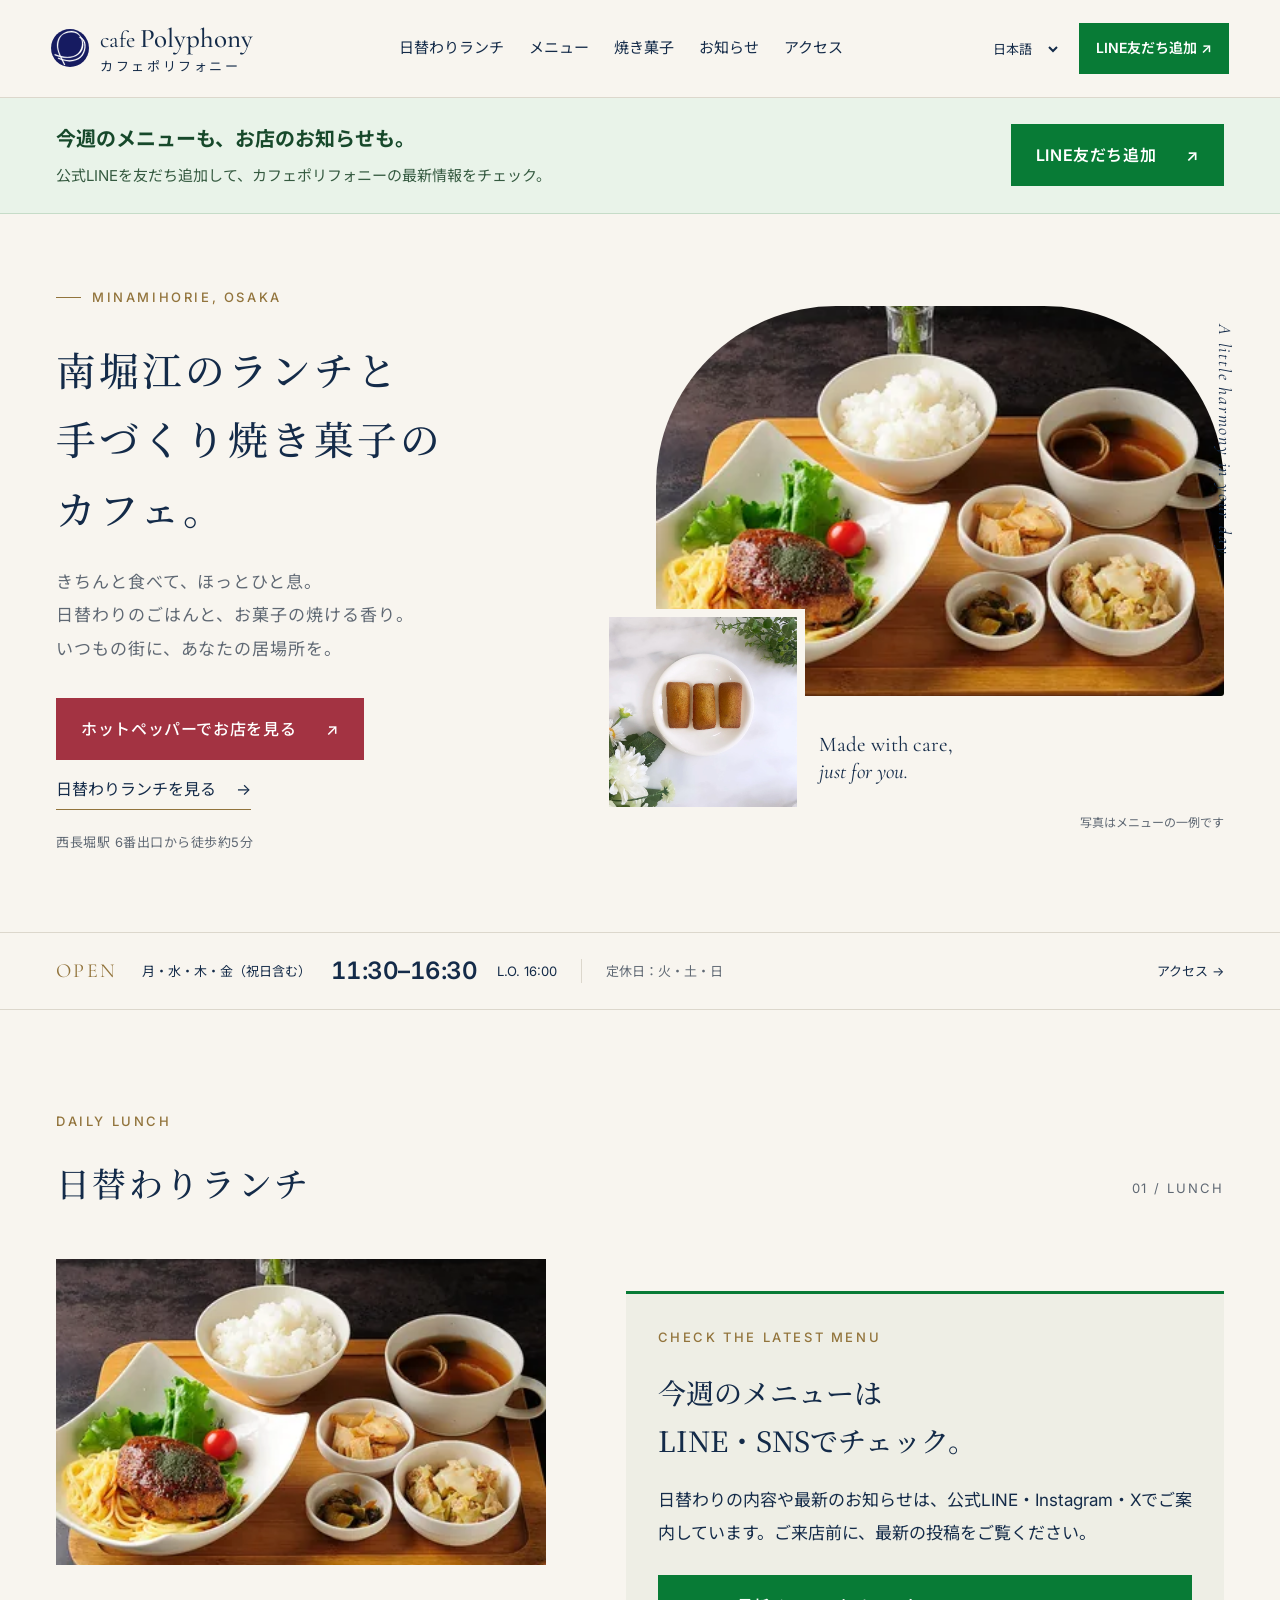
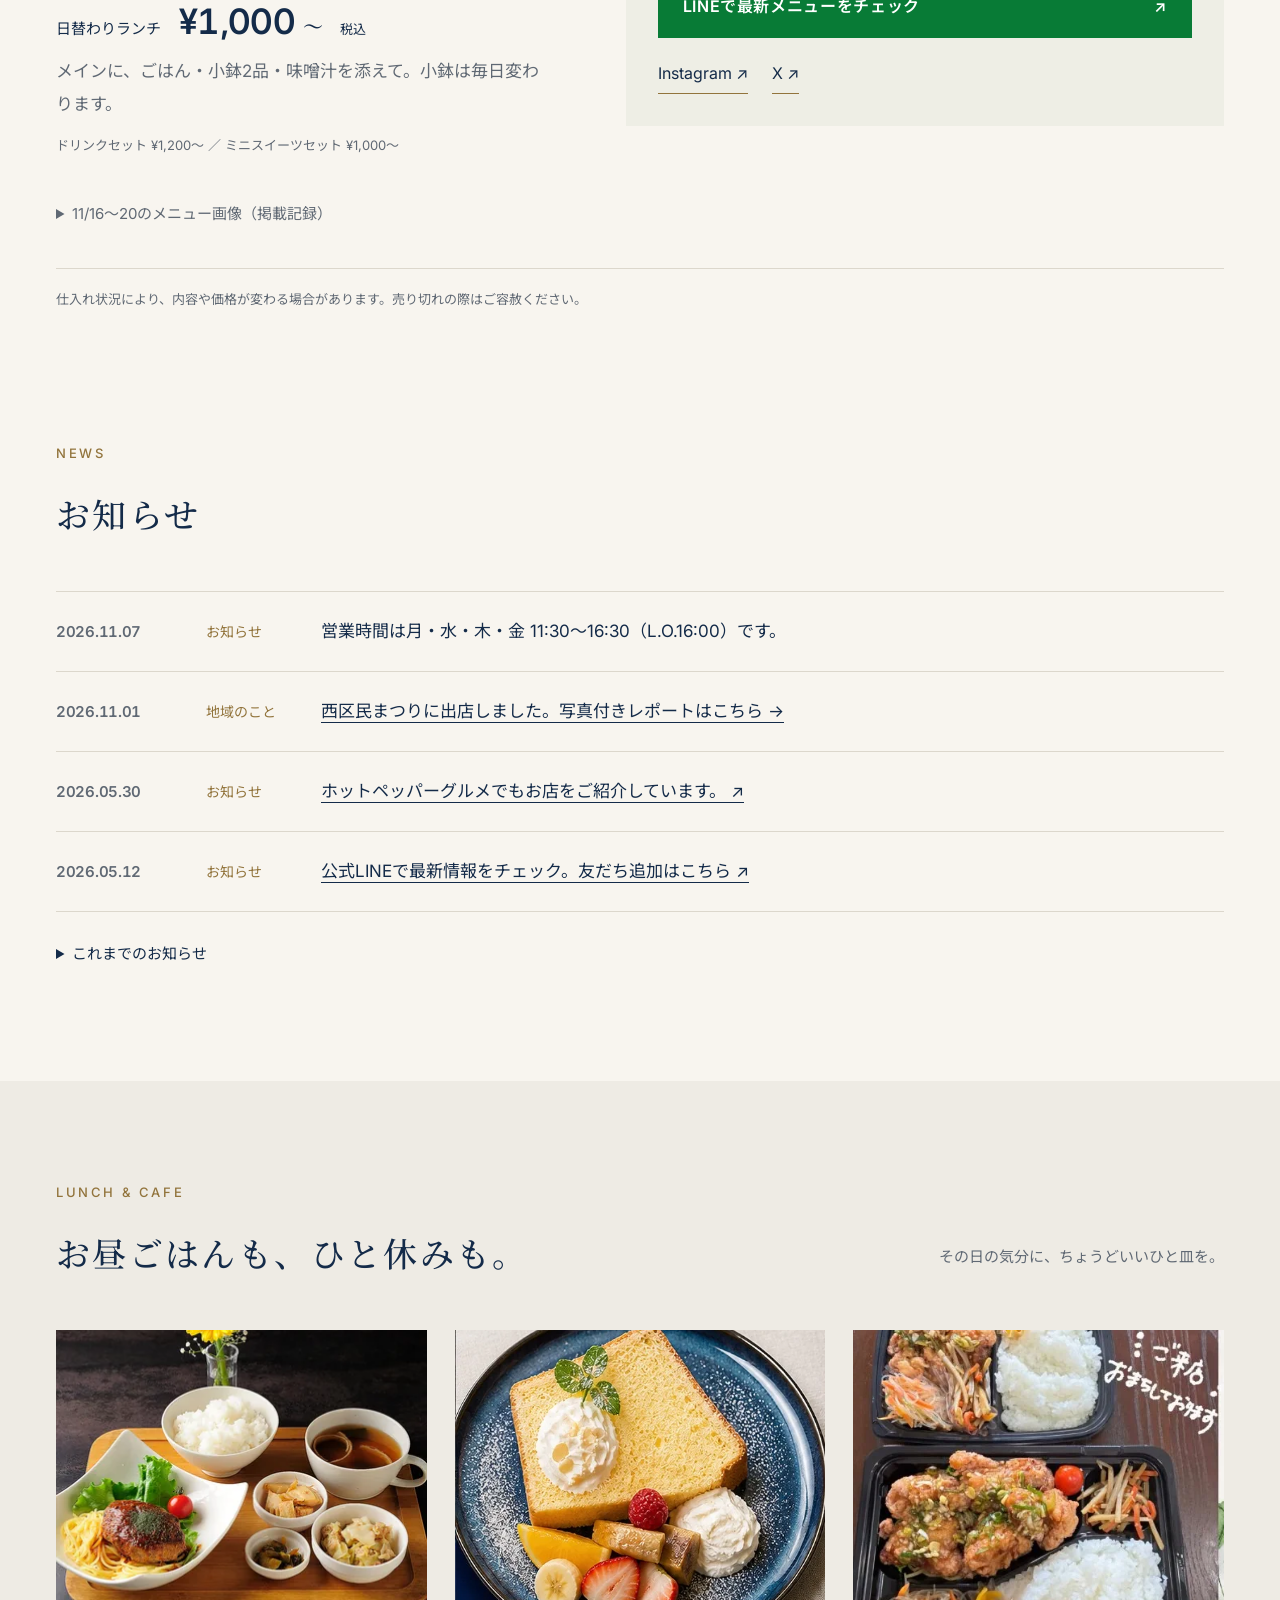
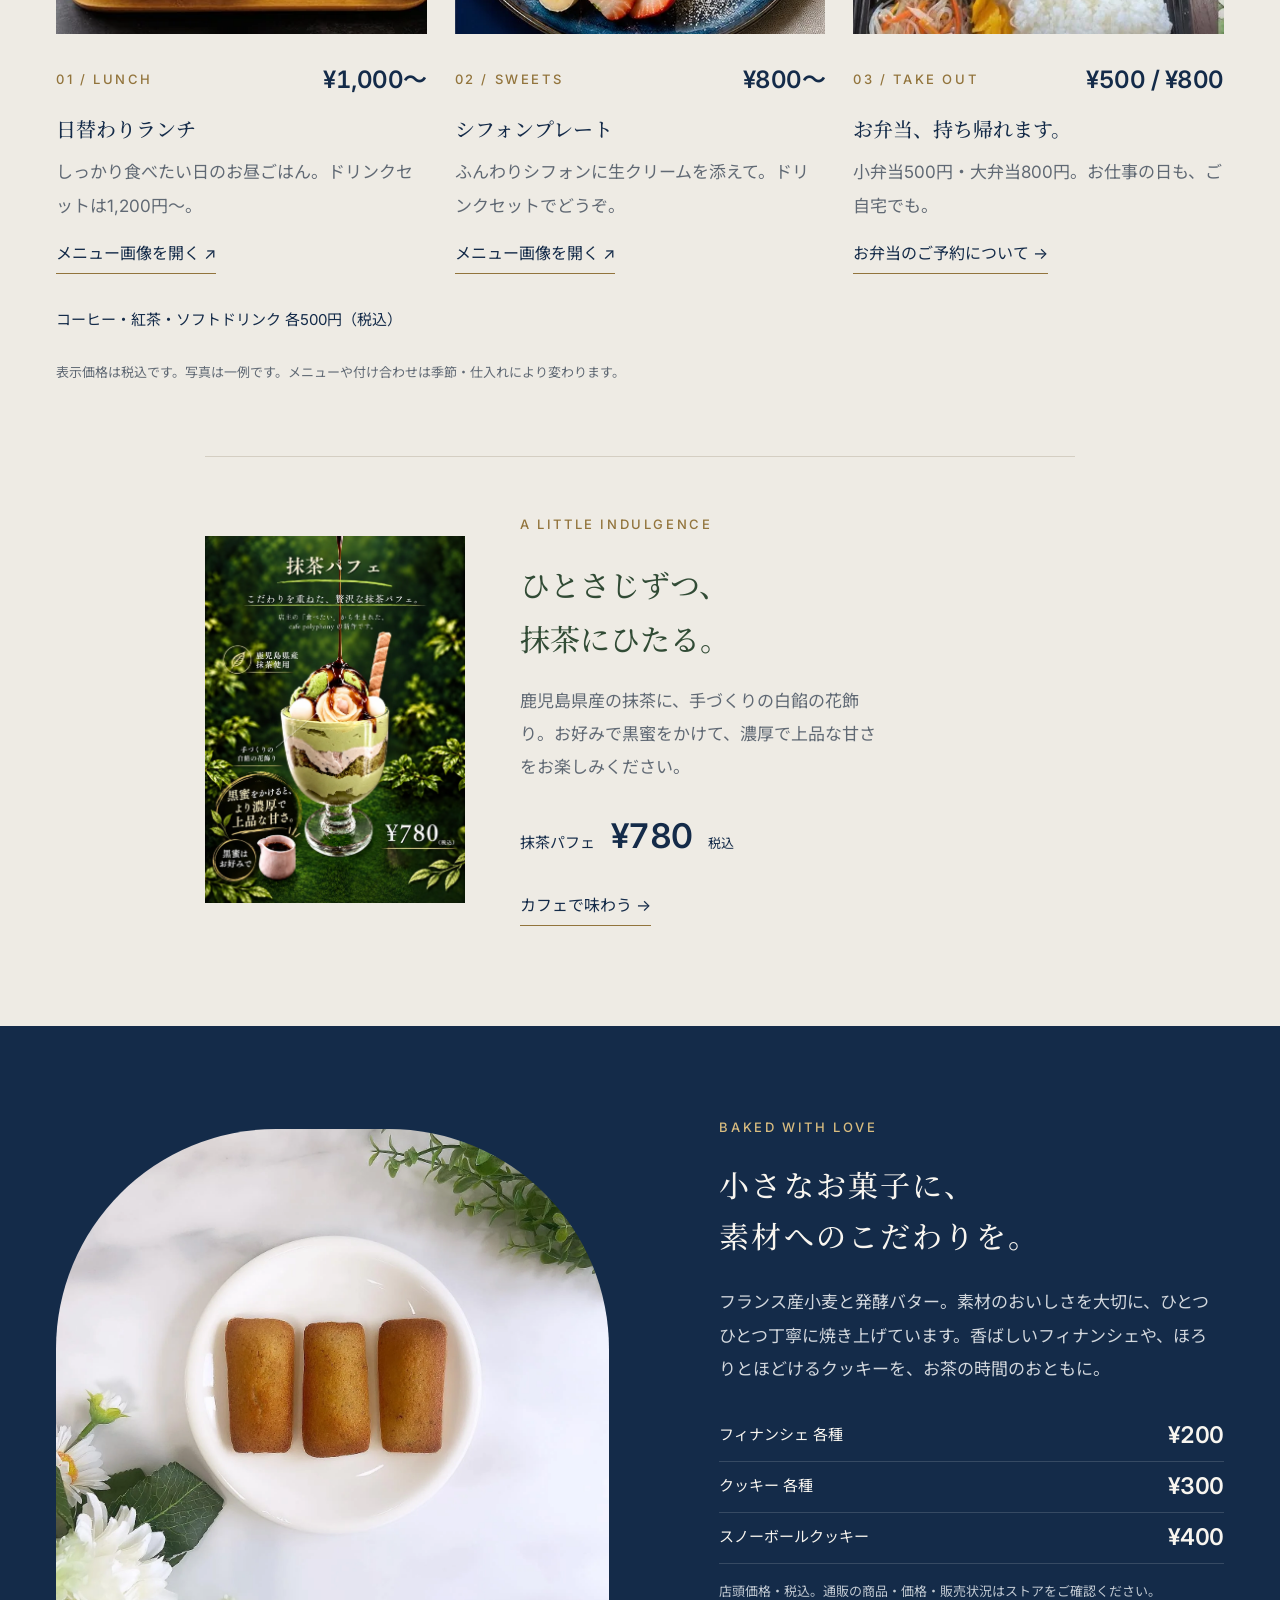
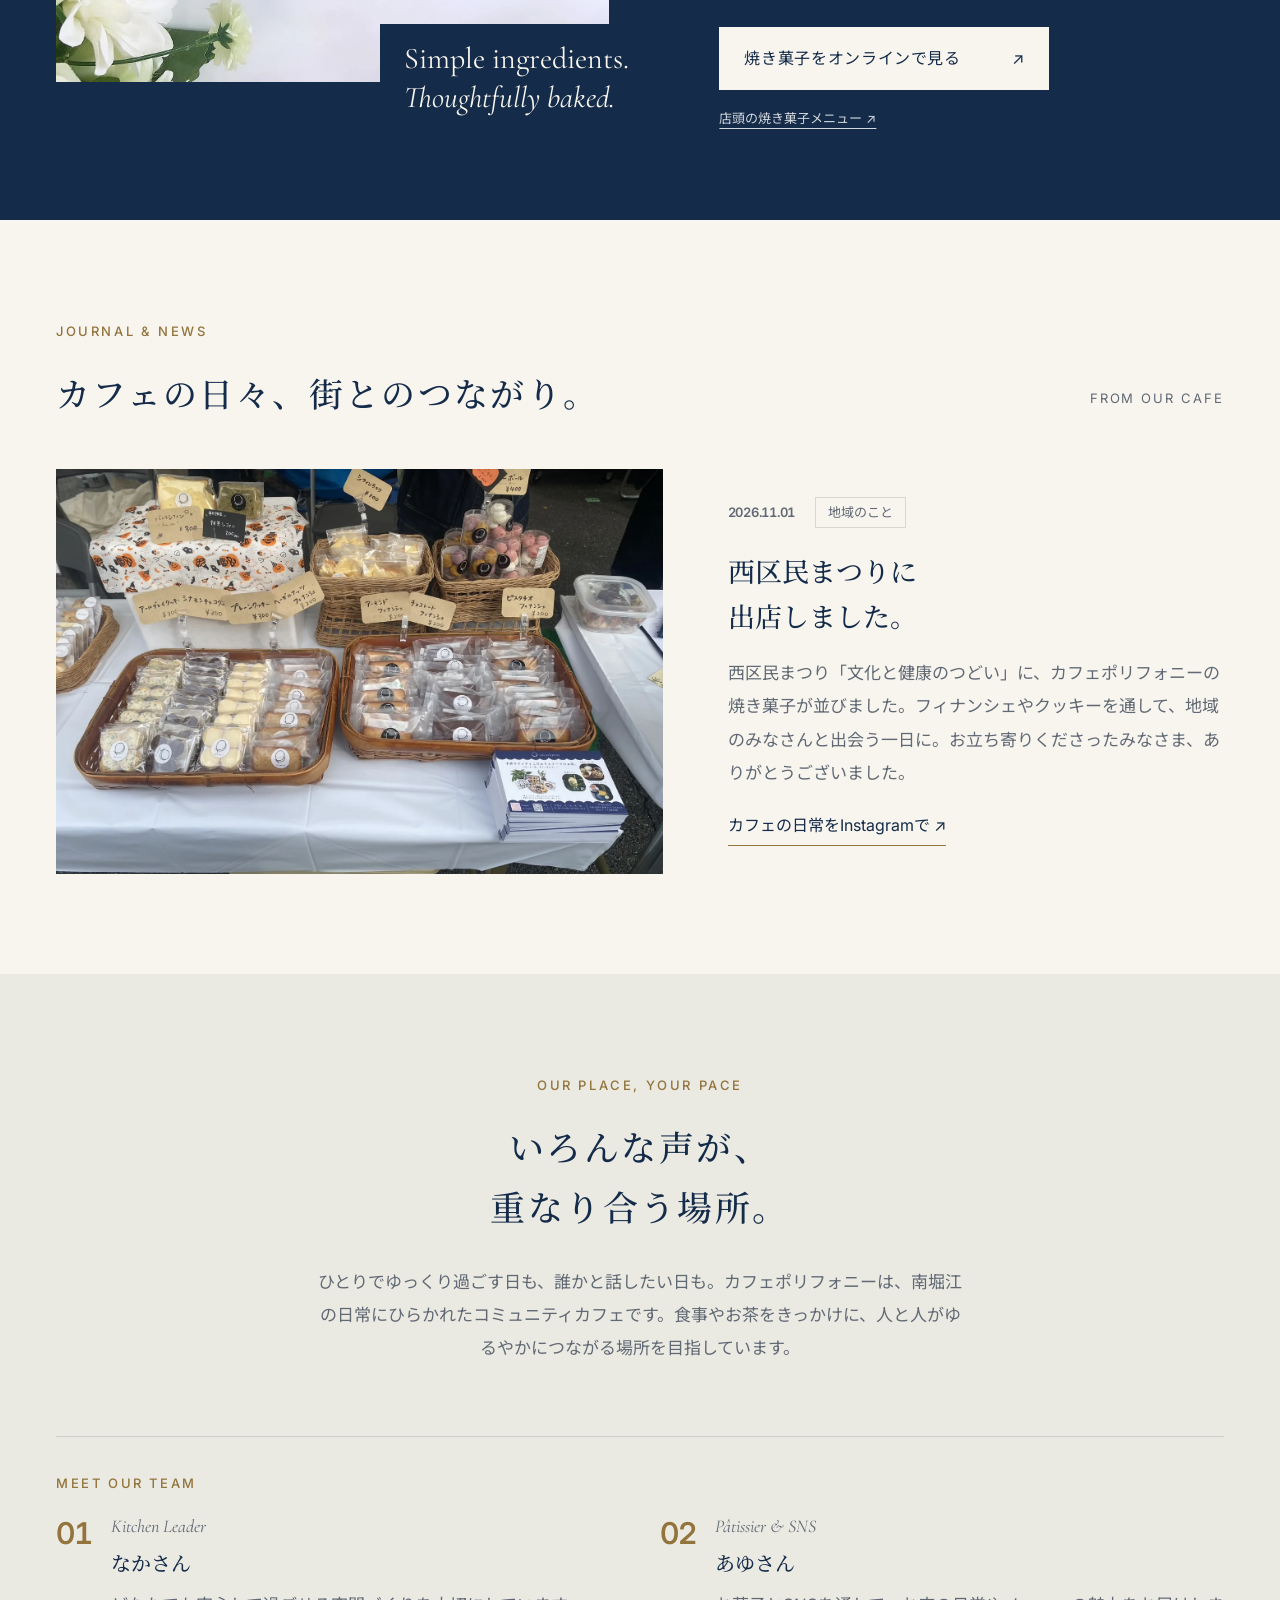
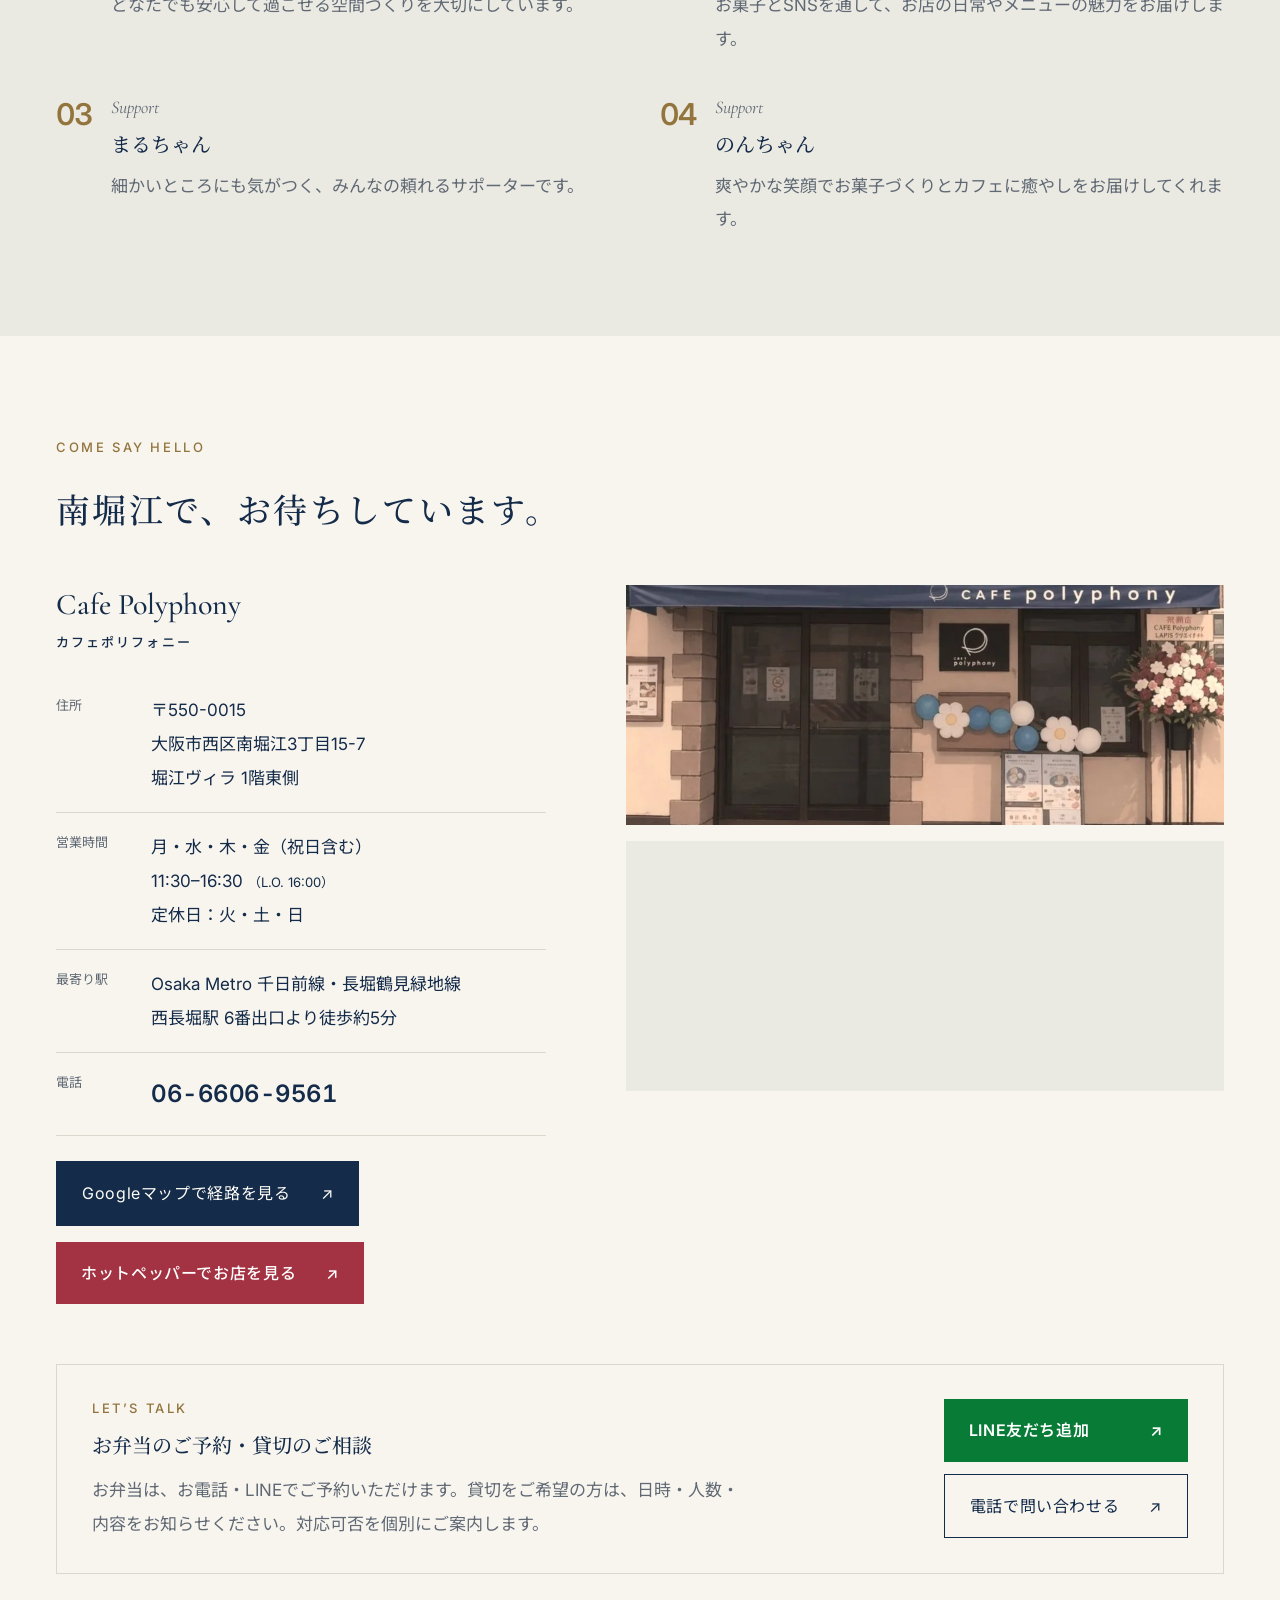
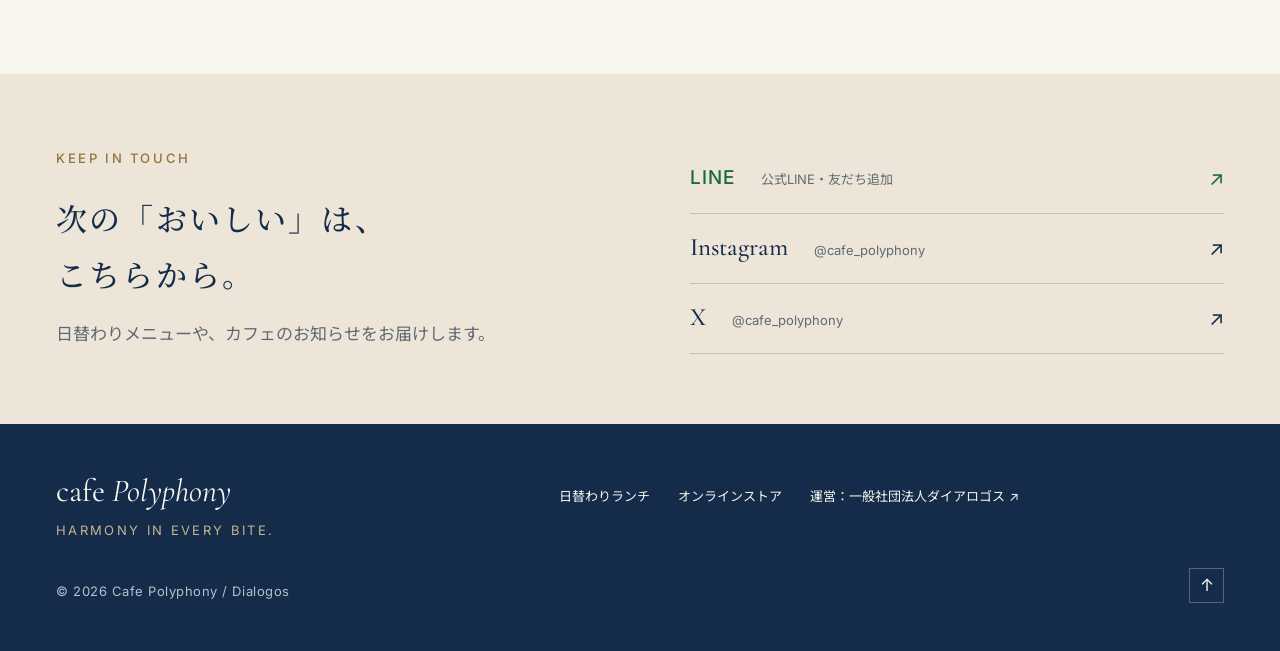
<file: index.html>
<!DOCTYPE html>
<html lang="ja">
 <head prefix="og: https://ogp.me/ns#">
  <meta charset="utf-8"/>
  <meta content="width=device-width, initial-scale=1" name="viewport"/>
  <title>
   カフェポリフォニー｜南堀江のランチと手づくり焼き菓子
  </title>
  <meta content="大阪・南堀江のカフェポリフォニー。日替わりランチと、フランス産小麦・発酵バターを使った手づくり焼き菓子を楽しめるコミュニティカフェです。お弁当のテイクアウトも。西長堀駅から徒歩約5分。" name="description"/>
  <link href="https://cafepolyphony.dialogs.jp/" rel="canonical"/>
  <link href="img/favicon.svg" rel="icon" type="image/svg+xml"/>
  <meta content="website" property="og:type"/>
  <meta content="https://cafepolyphony.dialogs.jp/" property="og:url"/>
  <meta content="カフェポリフォニー｜南堀江のランチと手づくり焼き菓子" property="og:title"/>
  <meta content="日替わりのごはんと、素材を大切にした焼き菓子。大阪・南堀江で、ほっとひと息つけるコミュニティカフェ。" property="og:description"/>
  <meta content="https://cafepolyphony.dialogs.jp/img/web/ogp-financiers.jpg" property="og:image"/>
  <meta content="1200" property="og:image:width"/>
  <meta content="630" property="og:image:height"/>
  <meta content="白いお皿に並んだカフェポリフォニーのフィナンシェ" property="og:image:alt"/>
  <meta content="Cafe Polyphony カフェポリフォニー" property="og:site_name"/>
  <meta content="ja_JP" property="og:locale"/>
  <meta content="summary_large_image" name="twitter:card"/>
  <meta content="@cafe_polyphony" name="twitter:site"/>
  <meta content="#142b49" name="theme-color"/>
  <link href="https://fonts.googleapis.com" rel="preconnect"/>
  <link crossorigin="" href="https://fonts.gstatic.com" rel="preconnect"/>
  <link href="https://fonts.googleapis.com/css2?family=Cormorant+Garamond:ital,wght@0,400;0,500;0,600;1,400;1,500&amp;family=Inter:wght@400;500;600;700&amp;family=Noto+Sans+JP:wght@400;500;600&amp;family=Noto+Serif+JP:wght@400;500;600&amp;display=swap" rel="stylesheet"/>
  <link href="css/styles.css?v=20261114-team" rel="stylesheet"/>
  <script defer="" src="js/site.js?v=20261114-team">
  </script>
  <script defer="" src="js/motion.js?v=20261107-motion">
  </script>
  <script async="" src="https://www.googletagmanager.com/gtag/js?id=G-Y2W2DN50NQ">
  </script>
  <script>
   window.dataLayer=window.dataLayer||[];function gtag(){dataLayer.push(arguments)}gtag('js',new Date());gtag('config','G-Y2W2DN50NQ');
  </script>
  <script type="application/ld+json">
   {"@context":"https://schema.org","@type":"CafeOrCoffeeShop","name":"Cafe Polyphony カフェポリフォニー","url":"https://cafepolyphony.dialogs.jp/","image":"https://cafepolyphony.dialogs.jp/img/web/ogp-financiers.jpg","telephone":"+81-6-6606-9561","priceRange":"¥500〜","servesCuisine":["カフェ","日替わりランチ","焼き菓子"],"address":{"@type":"PostalAddress","streetAddress":"南堀江3丁目15-7 堀江ヴィラ1階東側","addressLocality":"大阪市西区","addressRegion":"大阪府","postalCode":"550-0015","addressCountry":"JP"},"openingHoursSpecification":[{"@type":"OpeningHoursSpecification","dayOfWeek":["Monday","Wednesday","Thursday","Friday"],"opens":"11:30","closes":"16:30"}],"sameAs":["https://www.instagram.com/cafe_polyphony/","https://x.com/cafe_polyphony","https://polyphony.base.shop/"]}
  </script>
 </head>
 <body>
  <a class="skip-link" data-i18n="skip" href="#main">
   本文へスキップ
  </a>
  <header class="site-header">
   <a aria-label="Cafe Polyphony ホーム" class="brand" href="#hero">
    <img alt="" height="42" src="img/favicon.svg" width="42"/>
    <span>
     cafe
     <b>
      Polyphony
     </b>
     <small>
      カフェポリフォニー
     </small>
    </span>
   </a>
   <nav aria-label="メインナビゲーション" class="desktop-nav">
    <a data-i18n="navLunch" href="#weekly-lunch">
     日替わりランチ
    </a>
    <a data-i18n="navMenu" href="#menu">
     メニュー
    </a>
    <a data-i18n="navBaked" href="#baked">
     焼き菓子
    </a>
    <a data-i18n="navNews" href="#news">
     お知らせ
    </a>
    <a data-i18n="navAccess" href="#access">
     アクセス
    </a>
   </nav>
   <div class="header-actions">
    <label class="sr-only" for="language-select">
     Language
    </label>
    <select aria-label="Language" id="language-select">
     <option value="ja">
      日本語
     </option>
     <option value="en">
      EN
     </option>
     <option value="zh-CN">
      简体中文
     </option>
     <option value="zh-TW">
      繁體中文
     </option>
     <option value="ko">
      한국어
     </option>
    </select>
    <a class="header-line" href="https://lin.ee/HF5uIlw" rel="noopener noreferrer" target="_blank">
     <span data-i18n="lineFriend">
      LINE友だち追加
     </span>
     ↗
    </a>
    <button aria-controls="mobile-nav" aria-expanded="false" aria-label="メニューを開く" class="menu-toggle">
     <span>
     </span>
     <span>
     </span>
    </button>
   </div>
   <nav aria-label="モバイルナビゲーション" class="mobile-nav" hidden="" id="mobile-nav">
    <a data-i18n="navLunch" href="#weekly-lunch">
     日替わりランチ
    </a>
    <a data-i18n="navMenu" href="#menu">
     メニュー
    </a>
    <a data-i18n="navBaked" href="#baked">
     焼き菓子
    </a>
    <a data-i18n="navNews" href="#news">
     お知らせ
    </a>
    <a data-i18n="navConcept" href="#concept">
     私たちについて
    </a>
    <a data-i18n="navAccess" href="#access">
     アクセス
    </a>
    <a href="#sns">
     LINE / Instagram / X
    </a>
    <a class="mobile-hotpepper" data-i18n="hotpepperCta" href="https://www.hotpepper.jp/strJ004612649/" rel="noopener noreferrer" target="_blank">
     ホットペッパーでお店を見る
    </a>
   </nav>
  </header>
  <aside aria-label="公式LINEのご案内" class="line-banner">
   <div class="wrap">
    <div>
     <strong data-i18n="lineBannerTitle">
      今週のメニューも、お店のお知らせも。
     </strong>
     <p data-i18n="lineBannerDesc">
      公式LINEを友だち追加して、カフェポリフォニーの最新情報をチェック。
     </p>
    </div>
    <a class="button line-button" href="https://lin.ee/HF5uIlw" rel="noopener noreferrer" target="_blank">
     <span data-i18n="lineFriend">
      LINE友だち追加
     </span>
     ↗
    </a>
   </div>
  </aside>
  <main id="main">
   <section aria-labelledby="hero-title" class="hero wrap" id="hero">
    <div class="hero-copy">
     <p class="eyebrow">
      <span>
      </span>
      MINAMIHORIE, OSAKA
     </p>
     <h1 data-i18n="hero" id="hero-title">
      南堀江のランチと
      <br/>
      手づくり焼き菓子の
      <br/>
      <em>
       カフェ。
      </em>
     </h1>
     <p class="hero-description" data-i18n="heroDesc">
      きちんと食べて、ほっとひと息。
      <br/>
      日替わりのごはんと、お菓子の焼ける香り。
      <br/>
      いつもの街に、あなたの居場所を。
     </p>
     <div class="hero-actions">
      <a class="button hotpepper-button" href="https://www.hotpepper.jp/strJ004612649/" rel="noopener noreferrer" target="_blank">
       <span data-i18n="hotpepperCta">
        ホットペッパーでお店を見る
       </span>
       ↗
      </a>
      <a class="text-link" href="#weekly-lunch">
       <span data-i18n="seeLunch">
        日替わりランチを見る
       </span>
       →
      </a>
     </div>
     <p class="hero-location" data-i18n="walk">
      西長堀駅 6番出口から徒歩約5分
     </p>
    </div>
    <div class="hero-photos">
     <picture class="hero-lunch">
      <source srcset="img/web/lunch.webp" type="image/webp"/>
      <img alt="ハンバーグにごはん、スープ、小鉢を添えた日替わりランチの一例" fetchpriority="high" height="368" src="img/web/lunch.jpg" width="368"/>
     </picture>
     <span class="photo-caption">
      A little harmony in your day.
     </span>
     <div class="hero-sweet">
      <picture>
       <source srcset="img/web/financiers.webp" type="image/webp"/>
       <img alt="白いお皿に並べた手づくりのフィナンシェ" height="1440" src="img/web/financiers.jpg" width="1440"/>
      </picture>
      <span>
       Made with care,
       <br/>
       <em>
        just for you.
       </em>
      </span>
     </div>
     <span class="hero-photo-note" data-i18n="photoExample">
      写真はメニューの一例です
     </span>
    </div>
   </section>
   <div class="opening-strip">
    <div class="wrap">
     <span class="opening-label">
      OPEN
     </span>
     <p>
      <span data-i18n="openDays">
       月・水・木・金（祝日含む）
      </span>
      <b>
       11:30–16:30
      </b>
      <small>
       L.O. 16:00
      </small>
     </p>
     <span class="opening-closed" data-i18n="closedDays">
      定休日：火・土・日
     </span>
     <a data-i18n="accessShort" href="#access">
      アクセス →
     </a>
    </div>
   </div>
   <section aria-labelledby="weekly-title" class="weekly section wrap" id="weekly-lunch">
    <div class="lunch-content">
     <div class="section-top">
      <div>
       <p class="eyebrow">
        DAILY LUNCH
       </p>
       <h2 data-i18n="lunchTitle" id="weekly-title">
        日替わりランチ
       </h2>
      </div>
      <span aria-hidden="true" class="section-number">
       01 / LUNCH
      </span>
     </div>
     <div class="weekly-layout">
      <div class="lunch-overview">
       <picture>
        <source srcset="img/web/lunch.webp" type="image/webp"/>
        <img alt="ハンバーグにごはん、スープ、小鉢を添えた日替わりランチの一例" height="368" loading="lazy" src="img/web/lunch.jpg" width="368"/>
       </picture>
       <div class="weekly-price">
        <span data-i18n="dailyLunch">
         日替わりランチ
        </span>
        <strong>
         ¥1,000
         <small>
          〜
         </small>
        </strong>
        <span class="tax" data-i18n="tax">
         税込
        </span>
       </div>
       <p class="body-copy" data-i18n="weeklyDesc">
        メインに、ごはん・小鉢2品・味噌汁を添えて。小鉢は毎日変わります。
       </p>
       <p class="small-copy" data-i18n="drinkSet">
        ドリンクセット ¥1,200〜 ／ ミニスイーツセット ¥1,000〜
       </p>
      </div>
      <div class="lunch-discovery">
       <p class="eyebrow">
        CHECK THE LATEST MENU
       </p>
       <h3 data-i18n="lunchLatestHeading">
        今週のメニューは
        <br/>
        LINE・SNSでチェック。
       </h3>
       <p data-i18n="lunchLatestDesc">
        日替わりの内容や最新のお知らせは、公式LINE・Instagram・Xでご案内しています。ご来店前に、最新の投稿をご覧ください。
       </p>
       <a class="button line-button" href="https://lin.ee/HF5uIlw" rel="noopener noreferrer" target="_blank">
        <span data-i18n="lineLunch">
         LINEで最新メニューをチェック
        </span>
        ↗
       </a>
       <div class="lunch-socials">
        <a class="text-link" href="https://www.instagram.com/cafe_polyphony/" rel="noopener noreferrer" target="_blank">
         Instagram ↗
        </a>
        <a class="text-link" href="https://x.com/cafe_polyphony" rel="noopener noreferrer" target="_blank">
         X ↗
        </a>
       </div>
      </div>
     </div>
     <details class="poster-details lunch-archive">
      <summary data-i18n="menuRecord">
       11/16〜20のメニュー画像（掲載記録）
      </summary>
      <a aria-label="2026年11月16日から20日のメニュー画像を開く" href="img/web/weekly-20261116.jpg" rel="noopener noreferrer" target="_blank">
       <picture>
        <source srcset="img/web/weekly-20261116.webp" type="image/webp"/>
        <img alt="2026年11月16日から20日のランチメニューの記録。現在のメニューはLINE・SNSをご確認ください。" height="838" loading="lazy" src="img/web/weekly-20261116.jpg" width="579"/>
       </picture>
      </a>
     </details>
     <p class="menu-note" data-i18n="menuNote">
      仕入れ状況により、内容や価格が変わる場合があります。売り切れの際はご容赦ください。
     </p>
    </div>
   </section>
   <section aria-labelledby="news-title" class="news-section section wrap" id="news">
    <div class="section-top">
     <div>
      <p class="eyebrow">
       NEWS
      </p>
      <h2 data-i18n="newsTitle" id="news-title">
       お知らせ
      </h2>
     </div>
    </div>
    <ul class="news-list">
     <li class="news-row">
      <time datetime="2026-11-07">
       2026.11.07
      </time>
      <span data-i18n="notice">
       お知らせ
      </span>
      <p data-i18n="hoursNews">
       営業時間は月・水・木・金 11:30〜16:30（L.O.16:00）です。
      </p>
     </li>
     <li class="news-row">
      <time datetime="2026-11-01">
       2026.11.01
      </time>
      <span data-i18n="community">
       地域のこと
      </span>
      <a data-i18n="eventNews" href="#community">
       西区民まつりに出店しました。写真付きレポートはこちら →
      </a>
     </li>
     <li class="news-row">
      <time datetime="2026-05-30">
       2026.05.30
      </time>
      <span data-i18n="notice">
       お知らせ
      </span>
      <a data-i18n="hotpepper" href="https://www.hotpepper.jp/strJ004612649/" rel="noopener noreferrer" target="_blank">
       ホットペッパーグルメでもお店をご紹介しています。 ↗
      </a>
     </li>
     <li class="news-row">
      <time datetime="2026-05-12">
       2026.05.12
      </time>
      <span data-i18n="notice">
       お知らせ
      </span>
      <a data-i18n="lineNews" href="https://lin.ee/HF5uIlw" rel="noopener noreferrer" target="_blank">
       公式LINEで最新情報をチェック。友だち追加はこちら ↗
      </a>
     </li>
    </ul>
    <details class="news-archive">
     <summary data-i18n="newsArchive">
      これまでのお知らせ
     </summary>
     <ul class="news-list">
      <li class="news-row">
       <time datetime="2026-05-06">
        2026.05.06
       </time>
       <span data-i18n="navMenu">
        メニュー
       </span>
       <p data-i18n="oldMenuNews">
        オープン当日のランチメニューを公開しました。
       </p>
      </li>
      <li class="news-row">
       <time datetime="2026-04-20">
        2026.04.20
       </time>
       <span data-i18n="notice">
        お知らせ
       </span>
       <p data-i18n="oldOpeningNews">
        5月11日（月）のグランドオープンが決まりました。
       </p>
      </li>
      <li class="news-row">
       <time datetime="2026-04-01">
        2026.04.01
       </time>
       <span data-i18n="notice">
        お知らせ
       </span>
       <p data-i18n="oldSiteNews">
        カフェポリフォニー公式ウェブサイトをオープンしました。
       </p>
      </li>
     </ul>
    </details>
   </section>
   <section aria-labelledby="menu-title" class="menu-section section" id="menu">
    <div class="wrap">
     <div class="section-top">
      <div>
       <p class="eyebrow">
        LUNCH &amp; CAFE
       </p>
       <h2 data-i18n="menuTitle" id="menu-title">
        お昼ごはんも、ひと休みも。
       </h2>
      </div>
      <p class="section-aside" data-i18n="menuAside">
       その日の気分に、ちょうどいいひと皿を。
      </p>
     </div>
     <div class="food-grid">
      <article class="food-card">
       <picture>
        <source srcset="img/web/lunch.webp" type="image/webp"/>
        <img alt="ごはんとスープ、小鉢付きのハンバーグランチ" height="368" loading="lazy" src="img/web/lunch.jpg" width="368"/>
       </picture>
       <div class="food-meta">
        <span class="eyebrow">
         01 / LUNCH
        </span>
        <span>
         ¥1,000〜
        </span>
       </div>
       <h3 data-i18n="dailyLunch">
        日替わりランチ
       </h3>
       <p data-i18n="lunchDesc">
        しっかり食べたい日のお昼ごはん。ドリンクセットは1,200円〜。
       </p>
       <a class="text-link" data-i18n="viewMenu" href="img/web/lunch-menu.jpg" rel="noopener noreferrer" target="_blank">
        メニュー画像を開く ↗
       </a>
      </article>
      <article class="food-card">
       <picture>
        <source srcset="img/web/chiffon.webp" type="image/webp"/>
        <img alt="青いお皿のシフォンケーキとクリーム、フルーツ" height="590" loading="lazy" src="img/web/chiffon.jpg" width="525"/>
       </picture>
       <div class="food-meta">
        <span class="eyebrow">
         02 / SWEETS
        </span>
        <span>
         ¥800〜
        </span>
       </div>
       <h3 data-i18n="chiffonTitle">
        シフォンプレート
       </h3>
       <p data-i18n="chiffonDesc">
        ふんわりシフォンに生クリームを添えて。ドリンクセットでどうぞ。
       </p>
       <a class="text-link" data-i18n="viewMenu" href="img/web/cafe-menu.jpg" rel="noopener noreferrer" target="_blank">
        メニュー画像を開く ↗
       </a>
      </article>
      <article class="food-card">
       <picture>
        <source srcset="img/web/bento.webp" type="image/webp"/>
        <img alt="油淋鶏、ごはん、きんぴらごぼうやサラダを詰めた日替わり弁当の一例" height="465" loading="lazy" src="img/web/bento.jpg" width="460"/>
       </picture>
       <div class="food-meta">
        <span class="eyebrow">
         03 / TAKE OUT
        </span>
        <span>
         ¥500 / ¥800
        </span>
       </div>
       <h3 data-i18n="bentoTitle">
        お弁当、持ち帰れます。
       </h3>
       <p data-i18n="bentoDesc">
        小弁当500円・大弁当800円。お仕事の日も、ご自宅でも。
       </p>
       <a class="text-link" data-i18n="reserveBento" href="#contact">
        お弁当のご予約について →
       </a>
      </article>
     </div>
     <p class="drink-note" data-i18n="drinks">
      コーヒー・紅茶・ソフトドリンク 各500円（税込）
     </p>
     <p class="small-copy menu-footnote" data-i18n="menuFootnote">
      表示価格は税込です。写真は一例です。メニューや付け合わせは季節・仕入れにより変わります。
     </p>
     <article class="parfait-feature" id="matcha-parfait">
      <a aria-label="抹茶パフェのポスターを拡大" class="parfait-poster" href="img/web/matcha-parfait.jpg" rel="noopener noreferrer" target="_blank">
       <picture>
        <source srcset="img/web/matcha-parfait.webp" type="image/webp"/>
        <img alt="鹿児島県産抹茶と手づくりの白餡の花飾りを使った抹茶パフェ。780円税込。" height="1491" loading="lazy" src="img/web/matcha-parfait.jpg" width="1055"/>
       </picture>
      </a>
      <div class="parfait-copy">
       <p class="eyebrow">
        A LITTLE INDULGENCE
       </p>
       <h3 data-i18n="parfaitTitle">
        ひとさじずつ、
        <br/>
        抹茶にひたる。
       </h3>
       <p data-i18n="parfaitDesc">
        鹿児島県産の抹茶に、手づくりの白餡の花飾り。お好みで黒蜜をかけて、濃厚で上品な甘さをお楽しみください。
       </p>
       <p class="parfait-price">
        <span data-i18n="parfaitName">
         抹茶パフェ
        </span>
        <b>
         ¥780
        </b>
        <small data-i18n="tax">
         税込
        </small>
       </p>
       <a class="text-link" data-i18n="enjoyAtCafe" href="#access">
        カフェで味わう →
       </a>
      </div>
     </article>
    </div>
   </section>
   <section aria-labelledby="baked-title" class="baked-section section" id="baked">
    <div class="wrap baked-layout">
     <div class="baked-photo">
      <picture>
       <source srcset="img/web/financiers.webp" type="image/webp"/>
       <img alt="こんがり焼き上げたフィナンシェ3つを白いお皿に並べて" height="1440" loading="lazy" src="img/web/financiers.jpg" width="1440"/>
      </picture>
      <span>
       Simple ingredients.
       <br/>
       <em>
        Thoughtfully baked.
       </em>
      </span>
     </div>
     <div class="baked-copy">
      <p class="eyebrow">
       BAKED WITH LOVE
      </p>
      <h2 data-i18n="bakedTitle" id="baked-title">
       小さなお菓子に、
       <br/>
       素材へのこだわりを。
      </h2>
      <p data-i18n="bakedDesc">
       フランス産小麦と発酵バター。素材のおいしさを大切に、ひとつひとつ丁寧に焼き上げています。香ばしいフィナンシェや、ほろりとほどけるクッキーを、お茶の時間のおともに。
      </p>
      <div class="baked-prices">
       <p>
        <span data-i18n="financier">
         フィナンシェ 各種
        </span>
        <b>
         ¥200
        </b>
       </p>
       <p>
        <span data-i18n="cookies">
         クッキー 各種
        </span>
        <b>
         ¥300
        </b>
       </p>
       <p>
        <span data-i18n="snowball">
         スノーボールクッキー
        </span>
        <b>
         ¥400
        </b>
       </p>
      </div>
      <p class="small-copy" data-i18n="bakedNote">
       店頭価格・税込。通販の商品・価格・販売状況はストアをご確認ください。
      </p>
      <a class="button cream" href="https://polyphony.base.shop/" rel="noopener noreferrer" target="_blank">
       <span data-i18n="shopBaked">
        焼き菓子をオンラインで見る
       </span>
       ↗
      </a>
      <a class="baked-menu-link" data-i18n="bakedMenu" href="img/web/baked-menu.jpg" rel="noopener noreferrer" target="_blank">
       店頭の焼き菓子メニュー ↗
      </a>
     </div>
    </div>
   </section>
   <section aria-labelledby="community-title" class="journal-section section wrap" id="community">
    <div class="section-top">
     <div>
      <p class="eyebrow">
       JOURNAL &amp; NEWS
      </p>
      <h2 data-i18n="journalTitle" id="community-title">
       カフェの日々、街とのつながり。
      </h2>
     </div>
     <span aria-hidden="true" class="section-number">
      FROM OUR CAFE
     </span>
    </div>
    <article class="event-story">
     <picture>
      <source srcset="img/web/community-event.webp" type="image/webp"/>
      <img alt="2026年11月1日の西区民まつりで、かごに並べて販売したフィナンシェやクッキー" height="1108" loading="lazy" src="img/web/community-event.jpg" width="1477"/>
     </picture>
     <div>
      <p class="story-date">
       <time datetime="2026-11-01">
        2026.11.01
       </time>
       <span data-i18n="community">
        地域のこと
       </span>
      </p>
      <h3 data-i18n="eventTitle">
       西区民まつりに
       <br/>
       出店しました。
      </h3>
      <p data-i18n="eventDesc">
       西区民まつり「文化と健康のつどい」に、カフェポリフォニーの焼き菓子が並びました。フィナンシェやクッキーを通して、地域のみなさんと出会う一日に。お立ち寄りくださったみなさま、ありがとうございました。
      </p>
      <a class="text-link" data-i18n="seeDaily" href="https://www.instagram.com/cafe_polyphony/" rel="noopener noreferrer" target="_blank">
       カフェの日常をInstagramで ↗
      </a>
     </div>
    </article>
   </section>
   <section aria-labelledby="concept-title" class="concept-section section" id="concept">
    <div class="wrap">
     <div class="concept-intro">
      <p class="eyebrow">
       OUR PLACE, YOUR PACE
      </p>
      <h2 data-i18n="conceptTitle" id="concept-title">
       いろんな声が、
       <br/>
       重なり合う場所。
      </h2>
      <p data-i18n="conceptDesc">
       ひとりでゆっくり過ごす日も、誰かと話したい日も。カフェポリフォニーは、南堀江の日常にひらかれたコミュニティカフェです。食事やお茶をきっかけに、人と人がゆるやかにつながる場所を目指しています。
      </p>
     </div>
     <div class="staff" id="staff">
      <p class="eyebrow">
       MEET OUR TEAM
      </p>
      <div class="staff-grid">
       <article>
        <span class="staff-number">
         01
        </span>
        <div>
         <p class="staff-role">
          Kitchen Leader
         </p>
         <h3 data-i18n="staff1">
          なかさん
         </h3>
         <p data-i18n="staff1Desc">
          どなたでも安心して過ごせる空間づくりを大切にしています。
         </p>
        </div>
       </article>
       <article>
        <span class="staff-number">
         02
        </span>
        <div>
         <p class="staff-role">
          Pâtissier &amp; SNS
         </p>
         <h3 data-i18n="staff2">
          あゆさん
         </h3>
         <p data-i18n="staff2Desc">
          お菓子とSNSを通して、お店の日常やメニューの魅力をお届けします。
         </p>
        </div>
       </article>
       <article>
        <span class="staff-number">
         03
        </span>
        <div>
         <p class="staff-role">
          Support
         </p>
         <h3 data-i18n="staff3">
          まるちゃん
         </h3>
         <p data-i18n="staff3Desc">
          細かいところにも気がつく、みんなの頼れるサポーターです。
         </p>
        </div>
       </article>
       <article>
        <span class="staff-number">
         04
        </span>
        <div>
         <p class="staff-role">
          Support
         </p>
         <h3 data-i18n="staff4">
          のんちゃん
         </h3>
         <p data-i18n="staff4Desc">
          爽やかな笑顔でお菓子づくりとカフェに癒やしをお届けしてくれます。
         </p>
        </div>
       </article>
      </div>
     </div>
    </div>
   </section>
   <section aria-labelledby="access-title" class="access-section section wrap" id="access">
    <div class="section-top">
     <div>
      <p class="eyebrow">
       COME SAY HELLO
      </p>
      <h2 data-i18n="accessTitle" id="access-title">
       南堀江で、お待ちしています。
      </h2>
     </div>
    </div>
    <div class="access-layout">
     <div class="access-info">
      <h3>
       Cafe Polyphony
       <small>
        カフェポリフォニー
       </small>
      </h3>
      <dl>
       <div>
        <dt data-i18n="addressLabel">
         住所
        </dt>
        <dd data-i18n="address">
         〒550-0015
         <br/>
         大阪市西区南堀江3丁目15-7
         <br/>
         堀江ヴィラ 1階東側
        </dd>
       </div>
       <div>
        <dt data-i18n="hoursLabel">
         営業時間
        </dt>
        <dd>
         <span data-i18n="openDays">
          月・水・木・金（祝日含む）
         </span>
         <br/>
         11:30–16:30
         <small>
          （L.O. 16:00）
         </small>
         <br/>
         <span data-i18n="closedDays">
          定休日：火・土・日
         </span>
        </dd>
       </div>
       <div>
        <dt data-i18n="stationLabel">
         最寄り駅
        </dt>
        <dd data-i18n="station">
         Osaka Metro 千日前線・長堀鶴見緑地線
         <br/>
         西長堀駅 6番出口より徒歩約5分
        </dd>
       </div>
       <div>
        <dt data-i18n="phoneLabel">
         電話
        </dt>
        <dd>
         <a href="tel:0666069561">
          06-6606-9561
         </a>
        </dd>
       </div>
      </dl>
      <a class="button navy" href="https://www.google.com/maps/dir/?api=1&amp;destination=%E5%A4%A7%E9%98%AA%E5%B8%82%E8%A5%BF%E5%8C%BA%E5%8D%97%E5%A0%80%E6%B1%9F3-15-7%20Cafe%20Polyphony" rel="noopener noreferrer" target="_blank">
       <span data-i18n="directions">
        Googleマップで経路を見る
       </span>
       ↗
      </a>
      <a class="button hotpepper-button access-hotpepper" href="https://www.hotpepper.jp/strJ004612649/" rel="noopener noreferrer" target="_blank">
       <span data-i18n="hotpepperCta">
        ホットペッパーでお店を見る
       </span>
       ↗
      </a>
     </div>
     <div class="access-visual">
      <picture>
       <source srcset="img/web/storefront.webp" type="image/webp"/>
       <img alt="南堀江にある、青いテントが目印のカフェポリフォニーの外観" height="692" loading="lazy" src="img/web/storefront.jpg" width="927"/>
      </picture>
      <iframe allowfullscreen="" height="280" loading="lazy" referrerpolicy="no-referrer-when-downgrade" src="https://www.google.com/maps/embed?pb=!1m18!1m12!1m3!1d3281.3488477028477!2d135.487686!3d34.67114409999999!2m3!1f0!2f0!3f0!3m2!1i1024!2i768!4f13.1!3m3!1m2!1s0x6000e73bb2b2b391%3A0x2ca3a83b146fbf7b!2zY2FmZSBwb2x5cGhvbnnvvIjjgqvjg5Xjgqfjg53jg6rjg5Xjgqnjg4vjg7zvvIk!5e0!3m2!1sja!2sjp!4v1776155816512!5m2!1sja!2sjp" title="Cafe Polyphonyの地図" width="600">
      </iframe>
     </div>
    </div>
    <div class="contact-band" id="contact">
     <div>
      <p class="eyebrow">
       LET’S TALK
      </p>
      <h3 data-i18n="contactTitle">
       お弁当のご予約・貸切のご相談
      </h3>
      <p data-i18n="contactDesc">
       お弁当は、お電話・LINEでご予約いただけます。貸切をご希望の方は、日時・人数・内容をお知らせください。対応可否を個別にご案内します。
      </p>
     </div>
     <div class="contact-actions">
      <a class="button line-button" href="https://lin.ee/HF5uIlw" rel="noopener noreferrer" target="_blank">
       <span data-i18n="lineFriend">
        LINE友だち追加
       </span>
       ↗
      </a>
      <a class="button outline" href="tel:0666069561">
       <span data-i18n="call">
        電話で問い合わせる
       </span>
       ↗
      </a>
     </div>
    </div>
   </section>
   <section class="sns-section" id="sns">
    <div class="wrap sns-layout">
     <div>
      <p class="eyebrow">
       KEEP IN TOUCH
      </p>
      <h2 data-i18n="snsTitle">
       次の「おいしい」は、
       <br/>
       こちらから。
      </h2>
      <p data-i18n="snsDesc">
       日替わりメニューや、カフェのお知らせをお届けします。
      </p>
     </div>
     <div class="social-links">
      <a class="social-line" data-line-link="" href="https://lin.ee/HF5uIlw" rel="noopener noreferrer" target="_blank">
       <span>
        <b>
         LINE
        </b>
        <small data-i18n="lineAdd">
         公式LINE・友だち追加
        </small>
       </span>
       <span aria-hidden="true">
        ↗
       </span>
      </a>
      <a href="https://www.instagram.com/cafe_polyphony/" rel="noopener noreferrer" target="_blank">
       <span>
        <b>
         Instagram
        </b>
        <small>
         @cafe_polyphony
        </small>
       </span>
       <span aria-hidden="true">
        ↗
       </span>
      </a>
      <a href="https://x.com/cafe_polyphony" rel="noopener noreferrer" target="_blank">
       <span>
        <b>
         X
        </b>
        <small>
         @cafe_polyphony
        </small>
       </span>
       <span aria-hidden="true">
        ↗
       </span>
      </a>
     </div>
    </div>
   </section>
  </main>
  <nav aria-label="LINEとホットペッパー" class="mobile-quick-links">
   <a class="quick-line" data-i18n="lineFriend" href="https://lin.ee/HF5uIlw" rel="noopener noreferrer" target="_blank">
    LINE友だち追加
   </a>
   <a class="quick-hotpepper" data-i18n="hotpepperShort" href="https://www.hotpepper.jp/strJ004612649/" rel="noopener noreferrer" target="_blank">
    ホットペッパー
   </a>
  </nav>
  <footer class="site-footer">
   <div class="wrap">
    <a class="footer-brand" href="#hero">
     cafe
     <em>
      Polyphony
     </em>
     <small>
      HARMONY IN EVERY BITE.
     </small>
    </a>
    <div class="footer-links">
     <a data-i18n="navLunch" href="#weekly-lunch">
      日替わりランチ
     </a>
     <a data-i18n="shop" href="https://polyphony.base.shop/" rel="noopener noreferrer" target="_blank">
      オンラインストア
     </a>
     <a data-i18n="operator" href="https://dialogs.jp/" rel="noopener noreferrer" target="_blank">
      運営：一般社団法人ダイアロゴス ↗
     </a>
    </div>
    <p class="copyright">
     © 2026 Cafe Polyphony / Dialogos
    </p>
    <a aria-label="ページ上部へ" class="back-top" href="#hero">
     ↑
    </a>
   </div>
  </footer>
 </body>
</html>
</file>
<file: css/styles.css>
/* Cafe Polyphony: navy ink, warm paper, a little gold. */
:root{
  --paper:#f8f5ef;
  --white:#fffdf9;
  --navy:#142b49;
  --muted:#606974;
  --gold:#92743c;
  --line:#dcd7cc;
  --serif:'Noto Serif JP',serif;
  --sans:'Inter','Noto Sans JP',sans-serif;
  --numbers:'Inter','Noto Sans JP',sans-serif;
  --display:'Cormorant Garamond',Georgia,serif
}
*{
  box-sizing:border-box
}
html{
  scroll-behavior:smooth;
  scroll-padding-top:35px
}
body{
  margin:0;
  background:var(--paper);
  color:var(--navy);
  font-family:var(--sans);
  font-size:17px;
  line-height:1.9;
  -webkit-font-smoothing:antialiased
}
h1,h2,h3,p,figure{
  margin:0
}
h1,h2,h3{
  font-family:var(--serif);
  font-weight:500
}
h2{
  font-size:clamp(25px,2.65vw,37px);
  letter-spacing:.07em;
  line-height:1.7
}
h3{
  line-height:1.7
}
a{
  color:inherit;
  text-decoration:none
}
img{
  display:block;
  width:100%;
  height:auto
}
picture{
  display:block
}
button,select{
  font:inherit
}
a,button,select,summary{
  -webkit-tap-highlight-color:transparent
}
a:focus-visible,button:focus-visible,select:focus-visible,summary:focus-visible{
  outline:3px solid #b18a3f;
  outline-offset:5px
}
a,button{
  touch-action:manipulation
}
button{
  cursor:pointer
}
a:hover{
  color:var(--gold)
}
[hidden]{
  display:none!important
}
.wrap{
  width:min(1184px,calc(100% - 112px));
  margin-inline:auto
}
.section{
  padding-block:100px
}
.eyebrow{
  font-size:13px;
  font-weight:500;
  letter-spacing:.2em;
  line-height:1.8;
  color:var(--gold);
  margin-bottom:20px
}
.section-top{
  display:flex;
  justify-content:space-between;
  gap:24px;
  align-items:end;
  margin-bottom:48px
}
.section-number{
  font-size:13px;
  letter-spacing:.15em;
  color:var(--muted);
  padding-bottom:11px
}
.section-aside{
  font-size:15px;
  color:var(--muted);
  padding-bottom:10px
}
.body-copy{
  color:var(--muted);
  font-size:15px;
  line-height:2.15
}
.small-copy{
  color:var(--muted);
  font-size:13px;
  line-height:1.9
}
.button{
  display:inline-flex;
  align-items:center;
  justify-content:space-between;
  gap:30px;
  padding:16px 25px;
  min-height:54px;
  font-size:15px;
  letter-spacing:.04em;
  transition:background .2s,color .2s
}
.button.navy{
  background:var(--navy);
  color:var(--white);
  border:1px solid var(--navy)
}
.button.navy:hover{
  background:#294563
}
.button.cream{
  background:var(--paper);
  color:var(--navy)
}
.button.cream:hover{
  background:#e8dfce
}
.button.outline{
  border:1px solid var(--navy)
}
.button.outline:hover{
  background:var(--navy);
  color:var(--white)
}
.text-link{
  display:inline-flex;
  gap:20px;
  align-items:center;
  font-size:15px;
  border-bottom:1px solid var(--gold);
  padding-bottom:5px;
  min-height:36px
}
.sr-only,.skip-link:not(:focus){
  position:absolute;
  width:1px;
  height:1px;
  padding:0;
  overflow:hidden;
  clip:rect(0,0,0,0);
  white-space:nowrap
}
.skip-link:focus{
  position:fixed;
  z-index:100;
  padding:12px;
  background:var(--navy);
  color:#fff
}
.site-header{
  height:98px;
  padding:0 4%;
  display:flex;
  justify-content:space-between;
  align-items:center;
  border-bottom:1px solid var(--line);
  gap:22px;
  background:var(--paper);
  position:relative;
  z-index:10
}
.brand{
  display:flex;
  align-items:center;
  gap:11px;
  flex-shrink:0
}
.brand img{
  width:38px;
  height:38px
}
.brand>span{
  font-family:var(--display);
  font-size:23px;
  line-height:1.1
}
.brand b{
  font-size:27px;
  font-weight:500
}
.brand small{
  display:block;
  font-family:var(--sans);
  font-size:13px;
  letter-spacing:.2em;
  margin-top:6px
}
.desktop-nav{
  display:flex;
  align-items:center;
  gap:25px
}
.desktop-nav a{
  font-size:13px;
  white-space:nowrap
}
.header-actions{
  display:flex;
  align-items:center;
  gap:18px
}
.header-actions select{
  border:0;
  background:transparent;
  font-size:13px;
  max-width:82px;
  min-height:40px;
  color:var(--navy)
}
.header-shop{
  font-size:13px;
  border-bottom:1px solid var(--navy);
  padding:8px 0;
  white-space:nowrap
}
.menu-toggle{
  display:none;
  width:44px;
  height:44px;
  background:none;
  border:0;
  padding:11px
}
.menu-toggle span{
  display:block;
  height:1px;
  background:var(--navy);
  margin:7px 0;
  transition:transform .2s
}
.menu-toggle[aria-expanded=true] span:first-child{
  transform:translateY(4px) rotate(45deg)
}
.menu-toggle[aria-expanded=true] span:last-child{
  transform:translateY(-4px) rotate(-45deg)
}
.mobile-nav{
  position:absolute;
  top:100%;
  left:0;
  right:0;
  background:var(--paper);
  padding:15px 30px 30px;
  box-shadow:0 14px 18px #142b4910
}
.mobile-nav a{
  display:block;
  padding:12px;
  border-bottom:1px solid var(--line)
}
.hero{
  display:grid;
  grid-template-columns:1fr 1.14fr;
  gap:45px;
  padding-top:60px;
  padding-bottom:65px;
  align-items:center
}
.hero-copy{
  padding-block:12px
}
.hero-copy .eyebrow{
  display:flex;
  align-items:center;
  gap:11px;
  margin-bottom:25px
}
.hero-copy .eyebrow span{
  width:25px;
  height:1px;
  background:var(--gold)
}
.hero h1{
  font-size:clamp(30px,3.1vw,47px);
  line-height:1.75;
  letter-spacing:.075em
}
.hero h1 em{
  font-style:normal
}
.hero-description{
  margin-top:24px;
  font-size:15px;
  color:var(--muted);
  line-height:2.2;
  letter-spacing:.055em
}
.hero-actions{
  display:flex;
  gap:24px;
  align-items:center;
  flex-wrap:wrap;
  margin-top:32px
}
.hero-location{
  margin-top:20px;
  font-size:13px;
  letter-spacing:.04em;
  color:var(--muted)
}
.hero-photos{
  position:relative;
  padding-bottom:111px;
  padding-left:30px
}
.hero-lunch{
  overflow:hidden;
  border-radius:180px 180px 3px 3px
}
.hero-lunch img{
  height:390px;
  object-fit:cover;
  object-position:50% 50%
}
.photo-caption{
  position:absolute;
  right:-18px;
  top:18px;
  writing-mode:vertical-rl;
  font-family:var(--display);
  font-style:italic;
  letter-spacing:.1em;
  font-size:18px
}
.hero-sweet{
  position:absolute;
  bottom:0;
  left:-17px;
  display:flex;
  align-items:end;
  gap:22px
}
.hero-sweet picture{
  width:188px;
  height:190px;
  box-shadow:0 0 0 8px var(--paper)
}
.hero-sweet img{
  height:100%;
  object-fit:cover
}
.hero-sweet>span{
  font-family:var(--display);
  font-size:21px;
  line-height:1.25;
  padding-bottom:22px
}
.hero-sweet em{
  font-weight:400
}
.hero-photo-note{
  position:absolute;
  right:0;
  bottom:22px;
  font-size:13px;
  color:var(--muted)
}
.opening-strip{
  border-block:1px solid var(--line)
}
.opening-strip>.wrap{
  display:flex;
  align-items:center;
  gap:24px;
  padding-block:19px
}
.opening-label{
  font-family:var(--display);
  font-size:20px;
  letter-spacing:.12em;
  color:var(--gold)
}
.opening-strip p{
  display:flex;
  gap:20px;
  align-items:center
}
.opening-strip p>span,.opening-closed{
  font-size:13px
}
.opening-strip b{
  font-family:var(--display);
  font-size:24px;
  line-height:1.2;
  font-weight:500;
  letter-spacing:.04em
}
.opening-strip small{
  font-size:13px
}
.opening-closed{
  border-left:1px solid var(--line);
  padding-left:24px;
  color:var(--muted)
}
.opening-strip a{
  margin-left:auto;
  font-size:13px
}
.weekly-layout{
  display:grid;
  grid-template-columns:.9fr 1.1fr;
  gap:80px
}
.week-period{
  font-family:var(--display);
  font-size:30px;
  line-height:1.3;
  letter-spacing:.015em;
  margin-bottom:24px
}
.week-period>span{
  display:block;
  font-family:var(--sans);
  font-size:13px;
  letter-spacing:.14em;
  margin-bottom:7px;
  color:var(--gold)
}
.week-period small{
  font-family:var(--sans);
  font-size:13px;
  color:var(--muted)
}
.weekly-lead{
  font-family:var(--serif);
  font-size:24px;
  line-height:1.7;
  margin-bottom:16px
}
.weekly-price{
  display:flex;
  align-items:baseline;
  gap:18px;
  margin-top:23px
}
.weekly-price>span:first-child{
  font-size:15px
}
.weekly-price strong{
  font-family:var(--display);
  font-size:35px;
  font-weight:500
}
.weekly-price strong small{
  font-family:var(--serif);
  font-size:20px
}
.tax{
  font-size:13px
}
.weekly-intro>.text-link{
  margin-top:19px
}
.week-menu{
  list-style:none;
  padding:0;
  margin:0;
  border-top:1px solid var(--navy)
}
.week-menu li{
  display:grid;
  grid-template-columns:105px 1fr 20px;
  align-items:center;
  gap:15px;
  min-height:81px;
  padding:15px 8px;
  border-bottom:1px solid var(--line);
  font-family:var(--serif);
  font-size:19px;
  letter-spacing:.035em
}
.day-date{
  font-family:var(--display);
  font-size:23px;
  white-space:nowrap
}
.day-date small{
  font-family:var(--sans);
  font-size:13px;
  margin-left:6px;
  letter-spacing:.04em
}
.week-menu li>span:last-child{
  font-family:var(--sans);
  font-size:15px;
  color:var(--gold)
}
.week-menu .rest-day{
  color:#8a7d6a;
  background:#efebe3
}
.dish-note{
  display:block;
  font-size:13px;
  font-family:var(--sans);
  color:var(--muted);
  margin-bottom:2px
}
.week-menu .is-today{
  background:#ebe5d6;
  border-left:3px solid var(--gold);
  padding-left:12px
}
.menu-note{
  font-size:13px;
  color:var(--muted);
  border-top:1px solid var(--line);
  padding-top:18px;
  margin-top:28px
}
.poster-details{
  margin-top:15px;
  font-size:13px;
  color:var(--muted)
}
.poster-details summary{
  cursor:pointer;
  min-height:36px;
  padding-block:6px
}
.poster-details picture{
  margin-top:12px;
  max-width:300px
}
.weekly-expired{
  display:flex;
  gap:24px;
  align-items:center;
  flex-wrap:wrap;
  padding-block:30px
}
.weekly-expired p{
  flex-basis:100%;
  font-family:var(--serif);
  font-size:20px
}
.menu-section{
  background:#eeebe4
}
.food-grid{
  display:grid;
  grid-template-columns:repeat(3,minmax(0,1fr));
  gap:28px
}
.food-card>picture{
  overflow:hidden;
  aspect-ratio:1.22;
  background:#e2dbd0
}
.food-card>picture img{
  height:100%;
  object-fit:cover;
  transition:transform .5s
}
.food-card:nth-child(2)>picture img{
  object-position:50% 54%
}
.food-meta{
  display:flex;
  justify-content:space-between;
  gap:10px;
  margin-top:23px;
  align-items:center
}
.food-meta .eyebrow{
  margin:0;
  font-size:13px
}
.food-meta>span:last-child{
  font-family:var(--display);
  font-size:24px;
  white-space:nowrap
}
.food-card h3{
  font-size:20px;
  margin:10px 0
}
.food-card>p{
  font-size:15px;
  color:var(--muted);
  min-height:48px;
  line-height:1.95
}
.food-card .text-link{
  margin-top:15px;
  font-size:13px
}
.menu-footnote{
  margin-top:25px
}
.parfait-feature{
  display:grid;
  grid-template-columns:260px 1fr;
  max-width:870px;
  margin:72px auto 0;
  gap:55px;
  align-items:center;
  border-top:1px solid #d4cec2;
  padding-top:56px
}
.parfait-poster{
  overflow:hidden
}
.parfait-copy h3{
  font-size:30px;
  line-height:1.8;
  margin-bottom:20px;
  color:#314b35
}
.parfait-copy>p:not(.eyebrow):not(.parfait-price){
  font-size:15px;
  color:var(--muted);
  line-height:2.15;
  max-width:370px
}
.parfait-price{
  display:flex;
  gap:16px;
  align-items:baseline;
  margin:20px 0
}
.parfait-price>span{
  font-size:15px
}
.parfait-price b{
  font-family:var(--display);
  font-size:34px;
  font-weight:500
}
.parfait-price small{
  font-size:13px
}
.baked-section{
  background:var(--navy);
  color:var(--paper);
  padding-block:90px
}
.baked-layout{
  display:grid;
  grid-template-columns:1fr .88fr;
  gap:90px;
  align-items:center
}
.baked-photo{
  position:relative;
  padding-right:20px;
  padding-bottom:35px
}
.baked-photo>picture{
  border-radius:220px 220px 0 0;
  overflow:hidden
}
.baked-photo>span{
  position:absolute;
  bottom:0;
  right:0;
  font-family:var(--display);
  font-size:30px;
  line-height:1.3;
  background:var(--navy);
  padding:15px 0 0 24px
}
.baked-copy .eyebrow{
  color:#d8bc80
}
.baked-copy h2{
  font-size:30px;
  margin-bottom:25px
}
.baked-copy>p:not(.eyebrow):not(.small-copy){
  font-size:15px;
  line-height:2.2;
  color:#d2d7dd
}
.baked-prices{
  margin-top:25px
}
.baked-prices p{
  display:flex;
  justify-content:space-between;
  border-bottom:1px solid #ffffff25;
  padding:10px 0;
  font-size:15px
}
.baked-prices b{
  font-family:var(--display);
  font-size:23px;
  line-height:1.3;
  font-weight:400
}
.baked-copy .small-copy{
  color:#c1c9d2;
  font-size:13px;
  margin-block:15px 24px
}
.baked-copy .button{
  width:100%;
  max-width:330px
}
.baked-menu-link{
  display:block;
  font-size:13px;
  text-decoration:underline;
  text-underline-offset:5px;
  margin-top:16px;
  color:#d2d7dd
}
.event-story{
  display:grid;
  grid-template-columns:1.1fr .9fr;
  gap:65px;
  align-items:center;
  margin-bottom:45px
}
.event-story>picture{
  aspect-ratio:1.5;
  overflow:hidden
}
.event-story img{
  height:100%;
  object-fit:cover;
  object-position:center 65%
}
.story-date{
  display:flex;
  gap:20px;
  font-size:13px;
  color:var(--muted);
  align-items:center;
  margin-bottom:20px
}
.story-date span{
  border:1px solid var(--line);
  padding:2px 12px;
  font-size:13px
}
.event-story h3{
  font-size:27px;
  margin-bottom:18px
}
.event-story div>p:not(.story-date){
  font-size:15px;
  line-height:2.1;
  color:var(--muted)
}
.event-story .text-link{
  margin-top:20px;
  font-size:13px
}
.news-row{
  display:grid;
  grid-template-columns:115px 85px 1fr;
  gap:20px;
  padding:23px 0;
  border-top:1px solid var(--line);
  align-items:baseline;
  font-size:15px
}
.news-row:last-child{
  border-bottom:1px solid var(--line)
}
.news-row time{
  font-size:13px;
  color:var(--muted)
}
.news-row>span{
  font-size:13px;
  color:var(--gold)
}
.concept-section{
  background:#eae9e2
}
.concept-intro{
  text-align:center;
  max-width:650px;
  margin:auto
}
.concept-intro h2{
  font-size:35px;
  margin-bottom:30px
}
.concept-intro>p:last-child{
  font-size:15px;
  color:var(--muted);
  line-height:2.3;
  text-wrap:pretty
}
.staff{
  margin-top:70px;
  padding-top:35px;
  border-top:1px solid #cdd0c8
}
.staff-grid{
  display:grid;
  grid-template-columns:repeat(2,1fr);
  gap:40px
}
.staff-grid article{
  display:flex;
  gap:18px
}
.staff-number{
  font-family:var(--display);
  font-size:30px;
  color:var(--gold);
  line-height:1.2
}
.staff-role{
  font-family:var(--display);
  font-size:18px;
  font-style:italic;
  color:var(--muted);
  line-height:1.3;
  margin-bottom:8px
}
.staff-grid h3{
  font-size:20px;
  margin-bottom:9px
}
.staff-grid div>p:last-child{
  font-size:13px;
  color:var(--muted);
  line-height:2
}
.access-layout{
  display:grid;
  grid-template-columns:.9fr 1.1fr;
  gap:80px
}
.access-info h3{
  font-family:var(--display);
  font-size:30px;
  line-height:1.3
}
.access-info h3 small{
  display:block;
  font-family:var(--sans);
  font-size:13px;
  letter-spacing:.16em;
  margin-top:10px
}
.access-info dl{
  margin:25px 0
}
.access-info dl>div{
  display:grid;
  grid-template-columns:80px 1fr;
  gap:15px;
  border-bottom:1px solid var(--line);
  padding:17px 0;
  font-size:15px
}
.access-info dt{
  color:var(--muted);
  font-size:13px
}
.access-info dd{
  margin:0;
  line-height:2
}
.access-info dd small{
  font-size:13px
}
.access-info dd a{
  font-family:var(--display);
  font-size:24px
}
.access-visual>picture{
  height:240px;
  overflow:hidden
}
.access-visual img{
  height:100%;
  object-fit:cover;
  object-position:center 52%
}
.access-visual iframe{
  display:block;
  width:100%;
  height:250px;
  border:0;
  margin-top:16px;
  background:#eae9e2
}
.contact-band{
  margin-top:60px;
  padding:32px 35px;
  border:1px solid var(--line);
  display:grid;
  grid-template-columns:1fr auto;
  gap:40px;
  align-items:center
}
.contact-band .eyebrow{
  margin-bottom:8px
}
.contact-band h3{
  font-size:20px;
  margin-bottom:12px
}
.contact-band p:last-child{
  font-size:15px;
  color:var(--muted);
  max-width:650px;
  line-height:2
}
.contact-band .button{
  white-space:nowrap
}
.sns-section{
  background:#ece5d8;
  padding-block:70px
}
.sns-layout{
  display:grid;
  grid-template-columns:1fr 1fr;
  gap:100px;
  align-items:center
}
.sns-layout h2{
  font-size:31px;
  line-height:1.8;
  margin-bottom:16px
}
.sns-layout>div>p:last-child{
  font-size:15px;
  color:var(--muted)
}
.social-links>a{
  display:flex;
  align-items:center;
  justify-content:space-between;
  border-bottom:1px solid #c9c0b2;
  padding:14px 0;
  min-height:70px
}
.social-links b{
  font-family:var(--display);
  font-size:25px;
  font-weight:500;
  line-height:1.2
}
.social-links small{
  font-size:13px;
  margin-left:20px;
  color:var(--muted)
}
.social-links>a>span:last-child{
  font-size:20px
}
.social-links .social-line b{
  font-family:var(--sans);
  font-size:19px;
  letter-spacing:.05em
}
.social-line{
  color:#176940
}
.site-footer{
  background:var(--navy);
  color:var(--paper);
  padding-block:48px
}
.site-footer>.wrap{
  display:grid;
  grid-template-columns:1fr auto;
  gap:28px;
  position:relative
}
.footer-brand{
  font-family:var(--display);
  font-size:32px;
  line-height:1.2
}
.footer-brand small{
  display:block;
  font-family:var(--sans);
  font-size:13px;
  letter-spacing:.18em;
  margin-top:13px;
  color:#c5b58f
}
.footer-links{
  display:flex;
  flex-wrap:wrap;
  gap:28px;
  align-items:start;
  padding-top:12px;
  font-size:13px
}
.copyright{
  font-size:13px;
  letter-spacing:.04em;
  color:#b6bfcb;
  margin-top:12px
}
.back-top{
  position:absolute;
  right:0;
  bottom:0;
  width:35px;
  height:35px;
  border:1px solid #ffffff45;
  text-align:center;
  line-height:33px
}
@media(max-width:1150px){
  .desktop-nav{
    gap:16px
  }
  .header-shop{
    display:none
  }
  .wrap{
    width:calc(100% - 80px)
  }
  .hero{
    gap:28px
  }
  .hero-lunch img{
    height:350px
  }
  .hero-sweet picture{
    width:155px;
    height:160px
  }
  .hero-sweet>span{
    font-size:20px
  }
  .hero-photo-note{
    bottom:6px
  }
  .hero-actions{
    gap:15px
  }
  .hero-actions .button{
    padding:14px 18px;
    gap:20px
  }
  .weekly-layout{
    gap:45px
  }
  .baked-layout{
    gap:55px
  }
  .opening-strip>.wrap{
    gap:18px
  }
  .opening-strip p{
    gap:13px
  }
  .opening-closed{
    padding-left:18px
  }
  .event-story{
    gap:40px
  }
  .access-layout{
    gap:40px
  }
  .sns-layout{
    gap:60px
  }
}
@media(max-width:850px){
  .site-header{
    height:82px;
    padding-inline:25px
  }
  .desktop-nav{
    display:none
  }
  .menu-toggle{
    display:block
  }
  .header-actions{
    gap:12px
  }
  .brand>span{
    font-size:21px
  }
  .brand b{
    font-size:25px
  }
  .wrap{
    width:calc(100% - 48px)
  }
  .section{
    padding-block:70px
  }
  .hero{
    padding-top:40px;
    padding-bottom:45px;
    grid-template-columns:1fr 1fr;
    gap:15px
  }
  .hero h1{
    font-size:28px
  }
  .hero-description{
    font-size:13px
  }
  .hero-photos{
    padding-left:16px;
    padding-bottom:90px
  }
  .hero-lunch img{
    height:310px
  }
  .hero-sweet{
    left:0;
    gap:12px
  }
  .hero-sweet picture{
    width:130px;
    height:140px
  }
  .hero-sweet>span{
    font-size:18px
  }
  .hero-photo-note{
    bottom:-17px;
    font-size:13px
  }
  .photo-caption{
    right:-13px;
    font-size:15px
  }
  .hero-actions{
    gap:12px
  }
  .hero-actions .button{
    font-size:13px;
    padding:13px;
    gap:15px
  }
  .hero-actions .text-link{
    font-size:13px
  }
  .hero-location{
    font-size:13px
  }
  .opening-strip>.wrap{
    flex-wrap:wrap;
    gap:9px 18px;
    padding-block:16px
  }
  .opening-strip p{
    gap:13px
  }
  .opening-strip p>span{
    font-size:13px
  }
  .opening-strip b{
    font-size:22px
  }
  .opening-closed{
    font-size:13px
  }
  .opening-strip a{
    display:none
  }
  .section-top{
    margin-bottom:35px
  }
  .section-aside{
    display:none
  }
  .weekly-layout{
    gap:30px;
    grid-template-columns:.85fr 1.15fr
  }
  .week-period{
    font-size:26px
  }
  .weekly-lead{
    font-size:22px
  }
  .weekly-intro .body-copy{
    font-size:13px
  }
  .week-menu li{
    grid-template-columns:90px 1fr 14px;
    font-size:18px;
    gap:10px
  }
  .day-date{
    font-size:22px
  }
  .day-date small{
    font-size:13px;
    margin-left:3px
  }
  .weekly-price{
    gap:10px
  }
  .weekly-price>span:first-child{
    font-size:13px
  }
  .weekly-price strong{
    font-size:30px
  }
  .food-grid{
    gap:20px
  }
  .food-card h3{
    font-size:20px
  }
  .food-card>p{
    font-size:13px
  }
  .food-meta>span:last-child{
    font-size:20px
  }
  .food-meta .eyebrow{
    font-size:13px
  }
  .parfait-feature{
    grid-template-columns:220px 1fr;
    gap:35px
  }
  .baked-layout{
    gap:35px
  }
  .baked-copy h2{
    font-size:25px
  }
  .baked-photo>span{
    font-size:25px
  }
  .event-story{
    gap:30px
  }
  .event-story h3{
    font-size:24px
  }
  .staff-grid{
    gap:22px
  }
  .staff-grid article{
    gap:10px
  }
  .staff-grid div>p:last-child{
    font-size:13px
  }
  .contact-band{
    padding:25px;
    gap:25px
  }
  .contact-band h3{
    font-size:20px
  }
  .contact-band .button{
    padding:13px 16px;
    font-size:13px;
    gap:15px
  }
  .sns-layout{
    gap:40px
  }
  .sns-layout h2{
    font-size:27px
  }
  .social-links small{
    display:block;
    margin:5px 0 0
  }
  .site-footer>.wrap{
    grid-template-columns:1fr
  }
  .footer-links{
    gap:22px
  }
}
@media(max-width:600px){
  .site-header{
    height:76px;
    padding-inline:20px;
    gap:10px
  }
  .brand{
    gap:9px
  }
  .brand img{
    width:32px;
    height:32px
  }
  .brand>span{
    font-size:19px
  }
  .brand b{
    font-size:23px
  }
  .brand small{
    font-size:13px;
    letter-spacing:.14em
  }
  .header-actions{
    gap:3px
  }
  .header-actions select{
    max-width:75px;
    font-size:13px
  }
  .wrap{
    width:calc(100% - 40px)
  }
  .section{
    padding-block:58px
  }
  .hero{
    grid-template-columns:1fr;
    padding-top:32px;
    padding-bottom:35px;
    gap:30px
  }
  .hero-copy{
    padding:0
  }
  .hero-copy .eyebrow{
    font-size:13px;
    margin-bottom:18px
  }
  .hero h1{
    font-size:clamp(29px,7.4vw,40px);
    line-height:1.65;
    letter-spacing:.065em
  }
  .hero-description{
    font-size:15px;
    line-height:2.1;
    margin-top:20px
  }
  .hero-actions{
    margin-top:24px;
    gap:20px
  }
  .hero-actions .button{
    font-size:13px;
    padding:14px 17px;
    gap:23px
  }
  .hero-actions .text-link{
    font-size:13px
  }
  .hero-location{
    margin-top:14px;
    font-size:13px
  }
  .hero-photos{
    padding:0 12px 80px 40px;
    margin-top:2px
  }
  .hero-lunch{
    border-radius:150px 150px 0 0
  }
  .hero-lunch img{
    height:auto;
    aspect-ratio:1.14;
    object-fit:cover
  }
  .photo-caption{
    right:-1px;
    top:12px;
    font-size:15px
  }
  .hero-sweet{
    left:0;
    bottom:0;
    gap:20px
  }
  .hero-sweet picture{
    width:128px;
    height:130px;
    box-shadow:0 0 0 6px var(--paper)
  }
  .hero-sweet>span{
    font-size:19px;
    padding-bottom:10px
  }
  .hero-photo-note{
    bottom:0;
    right:6px;
    font-size:13px
  }
  .opening-strip>.wrap{
    display:grid;
    grid-template-columns:44px 1fr;
    gap:5px 10px;
    padding-block:16px
  }
  .opening-label{
    font-size:20px;
    align-self:start;
    line-height:1.5
  }
  .opening-strip p{
    flex-wrap:wrap;
    gap:3px 11px;
    line-height:1.7
  }
  .opening-strip p>span{
    width:100%;
    font-size:13px
  }
  .opening-strip b{
    font-size:23px
  }
  .opening-strip small{
    font-size:13px
  }
  .opening-closed{
    grid-column:2;
    border:0;
    padding-left:0;
    font-size:13px
  }
  .section-top{
    gap:12px;
    margin-bottom:30px
  }
  .section-top .eyebrow{
    font-size:13px;
    margin-bottom:13px
  }
  .section-number{
    display:none
  }
  h2{
    font-size:25px;
    line-height:1.75;
    letter-spacing:.04em
  }
  .weekly-layout{
    grid-template-columns:1fr;
    gap:26px
  }
  .week-period{
    font-size:29px;
    margin-bottom:18px
  }
  .week-period>span{
    display:inline-block;
    margin-right:8px;
    font-size:13px
  }
  .weekly-lead{
    font-size:22px
  }
  .weekly-lead br{
    display:none
  }
  .weekly-intro .body-copy{
    font-size:15px
  }
  .weekly-price{
    margin-top:15px;
    gap:15px
  }
  .weekly-price>span:first-child{
    font-size:15px
  }
  .weekly-price strong{
    font-size:34px
  }
  .weekly-intro .small-copy{
    font-size:13px
  }
  .week-menu li{
    min-height:73px;
    grid-template-columns:102px 1fr 14px;
    padding:14px 6px;
    font-size:20px;
    gap:10px
  }
  .day-date{
    font-size:25px
  }
  .day-date small{
    font-size:13px;
    margin-left:7px
  }
  .menu-note{
    font-size:13px;
    margin-top:22px;
    padding-top:16px
  }
  .food-grid{
    grid-template-columns:1fr;
    gap:36px
  }
  .food-card>picture{
    aspect-ratio:1.5
  }
  .food-card:nth-child(2)>picture img{
    object-position:50% 51%
  }
  .food-card:nth-child(3)>picture img{
    object-position:50% 60%
  }
  .food-meta{
    margin-top:15px
  }
  .food-meta .eyebrow{
    font-size:13px
  }
  .food-meta>span:last-child{
    font-size:25px
  }
  .food-card h3{
    font-size:21px;
    margin:6px 0 10px
  }
  .food-card>p{
    min-height:0;
    font-size:15px
  }
  .food-card .text-link{
    margin-top:10px;
    font-size:13px
  }
  .menu-footnote{
    font-size:13px;
    margin-top:26px
  }
  .parfait-feature{
    grid-template-columns:130px 1fr;
    gap:20px;
    padding-top:30px;
    margin-top:36px;
    align-items:start
  }
  .parfait-copy .eyebrow{
    font-size:13px;
    letter-spacing:.1em;
    margin-bottom:10px
  }
  .parfait-copy h3{
    font-size:21px;
    line-height:1.7;
    margin-bottom:12px
  }
  .parfait-copy>p:not(.eyebrow):not(.parfait-price){
    font-size:13px;
    line-height:1.9
  }
  .parfait-price{
    gap:8px;
    flex-wrap:wrap;
    margin-block:13px
  }
  .parfait-price>span{
    width:100%;
    font-size:13px
  }
  .parfait-price b{
    font-size:28px;
    line-height:1.1
  }
  .parfait-copy .text-link{
    font-size:13px;
    gap:5px
  }
  .baked-layout{
    grid-template-columns:1fr;
    gap:35px
  }
  .baked-photo{
    max-width:400px;
    margin:auto;
    padding-right:15px;
    padding-bottom:22px
  }
  .baked-photo>picture{
    border-radius:180px 180px 0 0
  }
  .baked-photo>span{
    font-size:27px;
    padding-left:18px
  }
  .baked-copy h2{
    font-size:26px;
    margin-bottom:20px
  }
  .baked-copy>p:not(.eyebrow):not(.small-copy){
    font-size:15px
  }
  .baked-copy .button{
    max-width:none
  }
  .baked-copy .eyebrow{
    margin-bottom:14px
  }
  .event-story{
    grid-template-columns:1fr;
    gap:25px;
    margin-bottom:30px
  }
  .event-story>picture{
    aspect-ratio:1.45
  }
  .story-date{
    margin-bottom:15px
  }
  .event-story h3{
    font-size:24px;
    margin-bottom:14px
  }
  .event-story h3 br{
    display:none
  }
  .event-story .text-link{
    margin-top:15px
  }
  .news-row{
    grid-template-columns:100px 1fr;
    gap:8px 15px;
    padding-block:20px
  }
  .news-row>p,.news-row>a{
    grid-column:1/-1;
    font-size:15px
  }
  .concept-intro h2{
    font-size:29px;
    margin-bottom:22px
  }
  .concept-intro>p:last-child{
    text-align:left;
    font-size:15px
  }
  .staff{
    margin-top:40px;
    padding-top:28px
  }
  .staff-grid{
    grid-template-columns:1fr;
    gap:24px
  }
  .staff-grid article{
    gap:18px
  }
  .staff-grid div>p:last-child{
    font-size:15px
  }
  .staff-grid h3{
    font-size:20px
  }
  .staff-role{
    font-size:18px
  }
  .staff-number{
    font-size:31px
  }
  .access-layout{
    grid-template-columns:1fr;
    gap:30px
  }
  .access-info h3{
    font-size:28px
  }
  .access-info dl>div{
    grid-template-columns:70px 1fr;
    font-size:15px;
    gap:12px
  }
  .access-info .button{
    width:100%;
    font-size:15px;
    padding-inline:19px;
    gap:12px
  }
  .access-visual>picture{
    height:220px
  }
  .access-visual iframe{
    height:250px
  }
  .contact-band{
    margin-top:35px;
    padding:25px 20px;
    grid-template-columns:1fr;
    gap:20px
  }
  .contact-band h3{
    font-size:20px
  }
  .contact-band .button{
    justify-content:space-between;
    padding:14px 18px;
    font-size:15px
  }
  .sns-section{
    padding-block:45px
  }
  .sns-layout{
    grid-template-columns:1fr;
    gap:25px
  }
  .sns-layout h2{
    font-size:28px
  }
  .sns-layout>div>p:last-child{
    font-size:13px
  }
  .social-links>a{
    padding-block:16px;
    min-height:73px
  }
  .social-links small{
    display:inline;
    margin-left:18px;
    font-size:13px
  }
  .social-links b{
    font-size:27px
  }
  .site-footer{
    padding-block:35px
  }
  .footer-links{
    gap:17px;
    max-width:280px;
    font-size:13px
  }
  .footer-links>a:last-child{
    flex-basis:100%
  }
  .site-footer>.wrap{
    gap:23px
  }
  .copyright{
    margin-top:7px
  }
  .footer-brand{
    font-size:31px
  }
}
@media(max-width:360px){
  .wrap{
    width:calc(100% - 32px)
  }
  .site-header{
    padding-inline:16px
  }
  .brand>span{
    font-size:18px
  }
  .brand b{
    font-size:21px
  }
  .brand img{
    width:29px;
    height:29px
  }
  .hero-actions{
    gap:13px
  }
  .hero-actions .button{
    gap:13px;
    padding-inline:12px
  }
  .hero-actions .text-link{
    font-size:13px
  }
  .hero-sweet>span{
    font-size:20px
  }
  .hero-photo-note{
    right:0
  }
  .parfait-feature{
    grid-template-columns:110px 1fr;
    gap:15px
  }
  .week-menu li{
    font-size:18px
  }
  .social-links small{
    margin-left:12px;
    font-size:13px
  }
}
@media(prefers-reduced-motion:reduce){
  html{
    scroll-behavior:auto
  }
  *,*::before,*::after{
    transition:none!important;
    animation:none!important
  }
}
.drink-note{
  margin-top:32px;
  font-size:15px
}
.hero-description,.food-card>p,.baked-copy>p:not(.eyebrow):not(.small-copy),.event-story div>p:not(.story-date),.contact-band p:last-child{
  font-size:17px
}
@media(max-width:600px){
  .body-copy,.weekly-intro .body-copy,.parfait-copy>p:not(.eyebrow):not(.parfait-price),.concept-intro>p:last-child,.staff-grid div>p:last-child,.access-info dl>div{
    font-size:17px
  }
  .social-links small{
    font-size:13px
  }
}

/* Readable text, clear numerals and direct ways to keep in touch. */
body {
  font-size: 17px;
}
.hero-description,
.body-copy,
.weekly-intro .body-copy,
.food-card > p,
.parfait-copy > p:not(.eyebrow):not(.parfait-price),
.baked-copy > p:not(.eyebrow):not(.small-copy),
.event-story div > p:not(.story-date),
.concept-intro > p:last-child,
.staff-grid div > p:last-child,
.access-info dl > div,
.contact-band p:last-child,
.sns-layout > div > p:last-child,
.news-row > p,
.news-row > a {
  font-size: 17px;
  line-height: 1.95;
}
.button,
.hero-actions .button,
.contact-band .button,
.access-info .button,
.text-link,
.food-card .text-link,
.parfait-copy .text-link,
.event-story .text-link {
  font-size: 16px;
}
.desktop-nav a {
  font-size: 15px;
}
.week-period,
.day-date,
.weekly-price strong,
.food-meta > span:last-child,
.parfait-price b,
.baked-prices b,
.opening-strip b,
.news-row time,
.story-date time,
.access-info dd a,
.staff-number {
  font-family: var(--numbers);
  font-style: normal;
  font-weight: 600;
  font-variant-numeric: lining-nums tabular-nums;
  font-feature-settings: "lnum", "tnum";
  letter-spacing: -0.02em;
}
.header-line,
.line-button,
.quick-line {
  color: #fff;
  background: #087b36;
  font-weight: 600;
}
.header-line {
  padding: 12px 17px;
  font-size: 14px;
  white-space: nowrap;
}
.header-line:hover,
.line-button:hover,
.quick-line:hover {
  color: #fff;
  background: #05632b;
}
.line-banner {
  background: #e9f3e9;
  border-bottom: 1px solid #c6dcc8;
}
.line-banner > .wrap {
  display: flex;
  justify-content: space-between;
  align-items: center;
  gap: 24px;
  padding-block: 22px;
}
.line-banner strong {
  font-size: 20px;
  color: #17492b;
}
.line-banner p {
  margin-top: 4px;
  font-size: 15px;
  color: #355a40;
}
.line-banner .button {
  flex-shrink: 0;
}
.hotpepper-button {
  background: #a33342;
  color: #fff;
  font-weight: 500;
}
.hotpepper-button:hover {
  background: #822634;
  color: #fff;
}
.button > span {
  min-width: 0;
}
.hero-actions {
  align-items: flex-start;
  flex-direction: column;
  gap: 14px;
}
.hero-photos {
  margin-bottom: 28px;
}
.hero-photo-note {
  bottom: -28px;
  right: 0;
  font-size: 12px;
}
.opening-strip > .wrap,
.opening-strip p {
  flex-wrap: wrap;
}
.site-footer > .wrap {
  grid-template-columns: minmax(0, 1fr) minmax(0, 1.4fr);
}
.lunch-overview > picture {
  overflow: hidden;
  aspect-ratio: 1.6;
}
.lunch-overview > picture img {
  height: 100%;
  object-fit: cover;
}
.lunch-overview .small-copy {
  margin-top: 12px;
}
.lunch-discovery {
  align-self: center;
  padding: 32px;
  background: #eeeee5;
  border-top: 3px solid #087b36;
}
.lunch-discovery h3 {
  font-size: 28px;
  margin-bottom: 20px;
}
.lunch-discovery > p:not(.eyebrow) {
  font-size: 17px;
  line-height: 1.95;
  margin-bottom: 25px;
}
.lunch-discovery .button {
  width: 100%;
  gap: 14px;
}
.lunch-socials {
  display: flex;
  flex-wrap: wrap;
  gap: 24px;
  margin-top: 20px;
}
.lunch-archive {
  margin-top: 30px;
}
.lunch-archive picture {
  max-width: 580px;
}
.poster-details summary,
.news-archive summary {
  cursor: pointer;
  min-height: 48px;
  padding-block: 12px;
  font-size: 15px;
}
.news-section {
  padding-top: 30px;
}
.news-list {
  list-style: none;
  margin: 0;
  padding: 0;
}
.news-row {
  grid-template-columns: 130px 95px minmax(0, 1fr);
}
.news-row time {
  font-size: 15px;
}
.news-row > span {
  font-size: 14px;
}
.news-row > a {
  text-decoration: underline;
  text-underline-offset: 5px;
}
.news-archive {
  margin-top: 16px;
}
.event-story {
  margin-bottom: 0;
}
.access-hotpepper {
  margin-top: 16px;
}
.contact-actions {
  display: flex;
  flex-direction: column;
  gap: 12px;
}
.mobile-quick-links {
  display: none;
}
@media (max-width: 1100px) {
  .desktop-nav {
    display: none;
  }
  .menu-toggle {
    display: block;
  }
  .header-actions {
    gap: 12px;
  }
  .brand small {
    font-size: 11px;
  }
}
@media (max-width: 850px) {
  .site-footer > .wrap {
    grid-template-columns: 1fr;
  }
  .line-banner > .wrap {
    align-items: flex-start;
    flex-direction: column;
    gap: 14px;
  }
  .line-banner .button {
    min-width: 220px;
  }
  .weekly-layout {
    grid-template-columns: 1fr;
    gap: 25px;
  }
  .lunch-discovery h3 br {
    display: none;
  }
  .contact-band {
    grid-template-columns: 1fr;
  }
  .contact-actions {
    flex-direction: row;
    flex-wrap: wrap;
  }
}
@media (max-width: 600px) {
  body {
    padding-bottom: calc(82px + env(safe-area-inset-bottom));
  }
  html {
    scroll-padding-bottom: 100px;
  }
  .header-line {
    display: none;
  }
  .brand small {
    font-size: 10px;
  }
  .line-banner strong {
    font-size: 18px;
  }
  .line-banner p {
    font-size: 15px;
  }
  .line-banner .button {
    width: 100%;
  }
  .hero-actions {
    align-items: stretch;
  }
  .hero-actions .text-link {
    align-self: flex-start;
  }
  .opening-strip p > span,
  .opening-closed,
  .opening-strip small {
    font-size: 14px;
  }
  .opening-strip b {
    font-size: 25px;
  }
  .weekly-price {
    flex-wrap: wrap;
  }
  .weekly-price > span:first-child {
    font-size: 16px;
  }
  .lunch-discovery {
    padding: 24px 20px;
  }
  .lunch-discovery h3 {
    font-size: 24px;
  }
  .news-row {
    grid-template-columns: 125px minmax(0, 1fr);
    padding-block: 22px;
  }
  .contact-actions {
    flex-direction: column;
  }
  .contact-band .button {
    white-space: normal;
  }
  .parfait-feature {
    grid-template-columns: 1fr;
  }
  .parfait-poster {
    width: min(260px, 100%);
    margin-inline: auto;
  }
  .social-links small {
    display: block;
    margin: 5px 0 0;
    font-size: 14px;
  }
  .mobile-quick-links {
    display: grid;
    grid-template-columns: 1fr 1fr;
    gap: 8px;
    position: fixed;
    inset: auto 0 0;
    z-index: 30;
    padding: 10px 12px calc(10px + env(safe-area-inset-bottom));
    background: var(--paper);
    border-top: 1px solid var(--line);
    box-shadow: 0 -3px 16px #142b4914;
  }
  .mobile-quick-links a {
    display: flex;
    justify-content: center;
    align-items: center;
    min-height: 52px;
    padding: 8px;
    font-size: 14px;
    line-height: 1.5;
    text-align: center;
  }
  .quick-hotpepper {
    background: #a33342;
    color: #fff;
    font-weight: 500;
  }
}

/* Quiet responses to a pointer; touch devices keep a steady layout. */
@media (prefers-reduced-motion: no-preference) {
  .button {
    transition: background .2s, color .2s, transform .3s ease, box-shadow .3s ease;
  }
  .text-link > span[aria-hidden],
  .social-links a > span:last-child {
    transition: transform .3s ease;
  }
  .desktop-nav a {
    position: relative;
  }
  .desktop-nav a::after {
    content: '';
    position: absolute;
    inset: auto 0 -6px;
    height: 1px;
    background: currentColor;
    transform: scaleX(0);
    transform-origin: left;
    transition: transform .3s ease;
  }
  .desktop-nav a:focus-visible::after {
    transform: scaleX(1);
  }
  .hero-lunch img,
  .baked-photo > picture img,
  .lunch-overview > picture img {
    transition: transform .8s cubic-bezier(.22, 1, .36, 1);
  }
  .mobile-nav:not([hidden]) {
    animation: menu-arrive .25s ease both;
  }
  @keyframes menu-arrive {
    from { opacity: 0; transform: translateY(-8px); }
    to { opacity: 1; transform: translateY(0); }
  }
}
@media (hover: hover) and (pointer: fine) and (prefers-reduced-motion: no-preference) {
  .button:hover {
    transform: translateY(-3px);
    box-shadow: 0 6px 16px #142b491a;
  }
  .text-link:hover > span[aria-hidden] {
    transform: translateX(3px);
  }
  .social-links a:hover > span:last-child {
    transform: translate(3px, -3px);
  }
  .desktop-nav a:hover::after {
    transform: scaleX(1);
  }
  .hero-lunch:hover img,
  .food-card:hover > picture img,
  .food-card:focus-within > picture img,
  .baked-photo:hover > picture img,
  .lunch-overview > picture:hover img {
    transform: scale(1.025);
  }
  .button:active {
    transform: translateY(0);
    box-shadow: none;
  }
}
</file>
